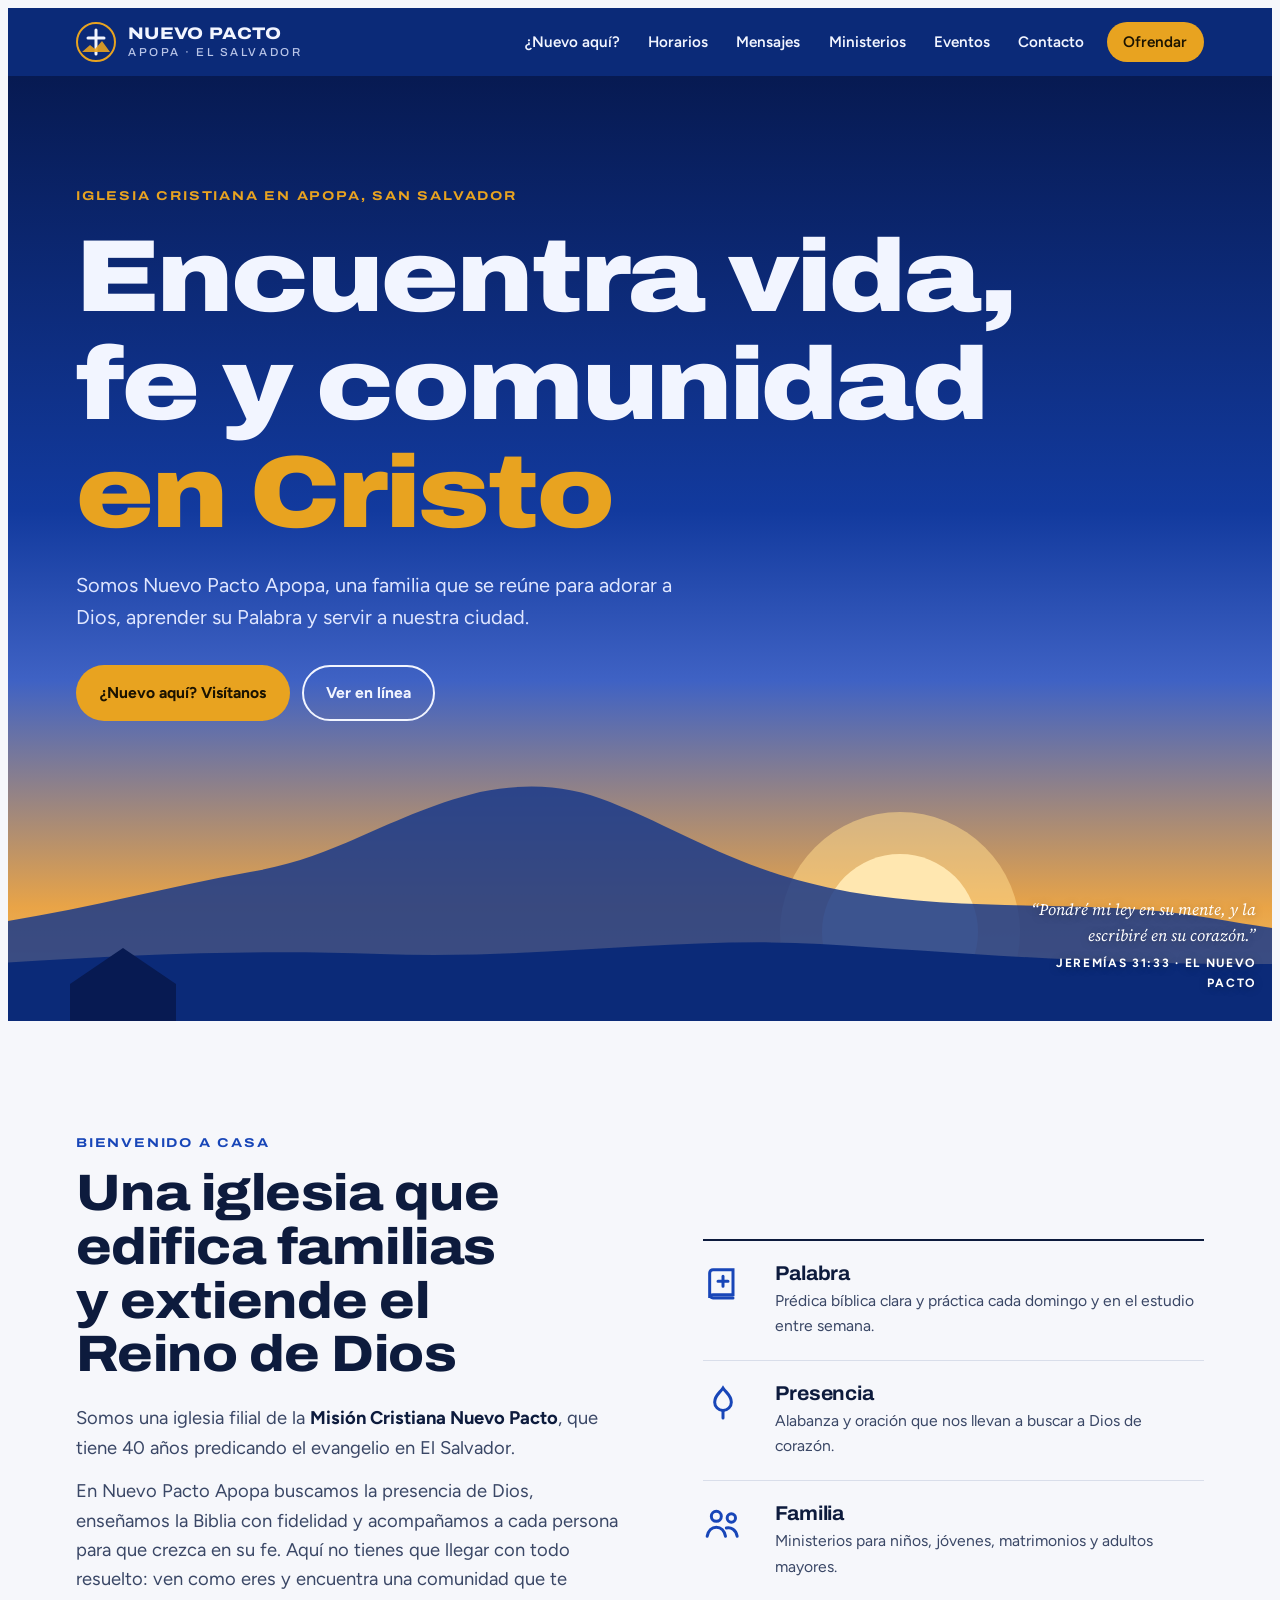
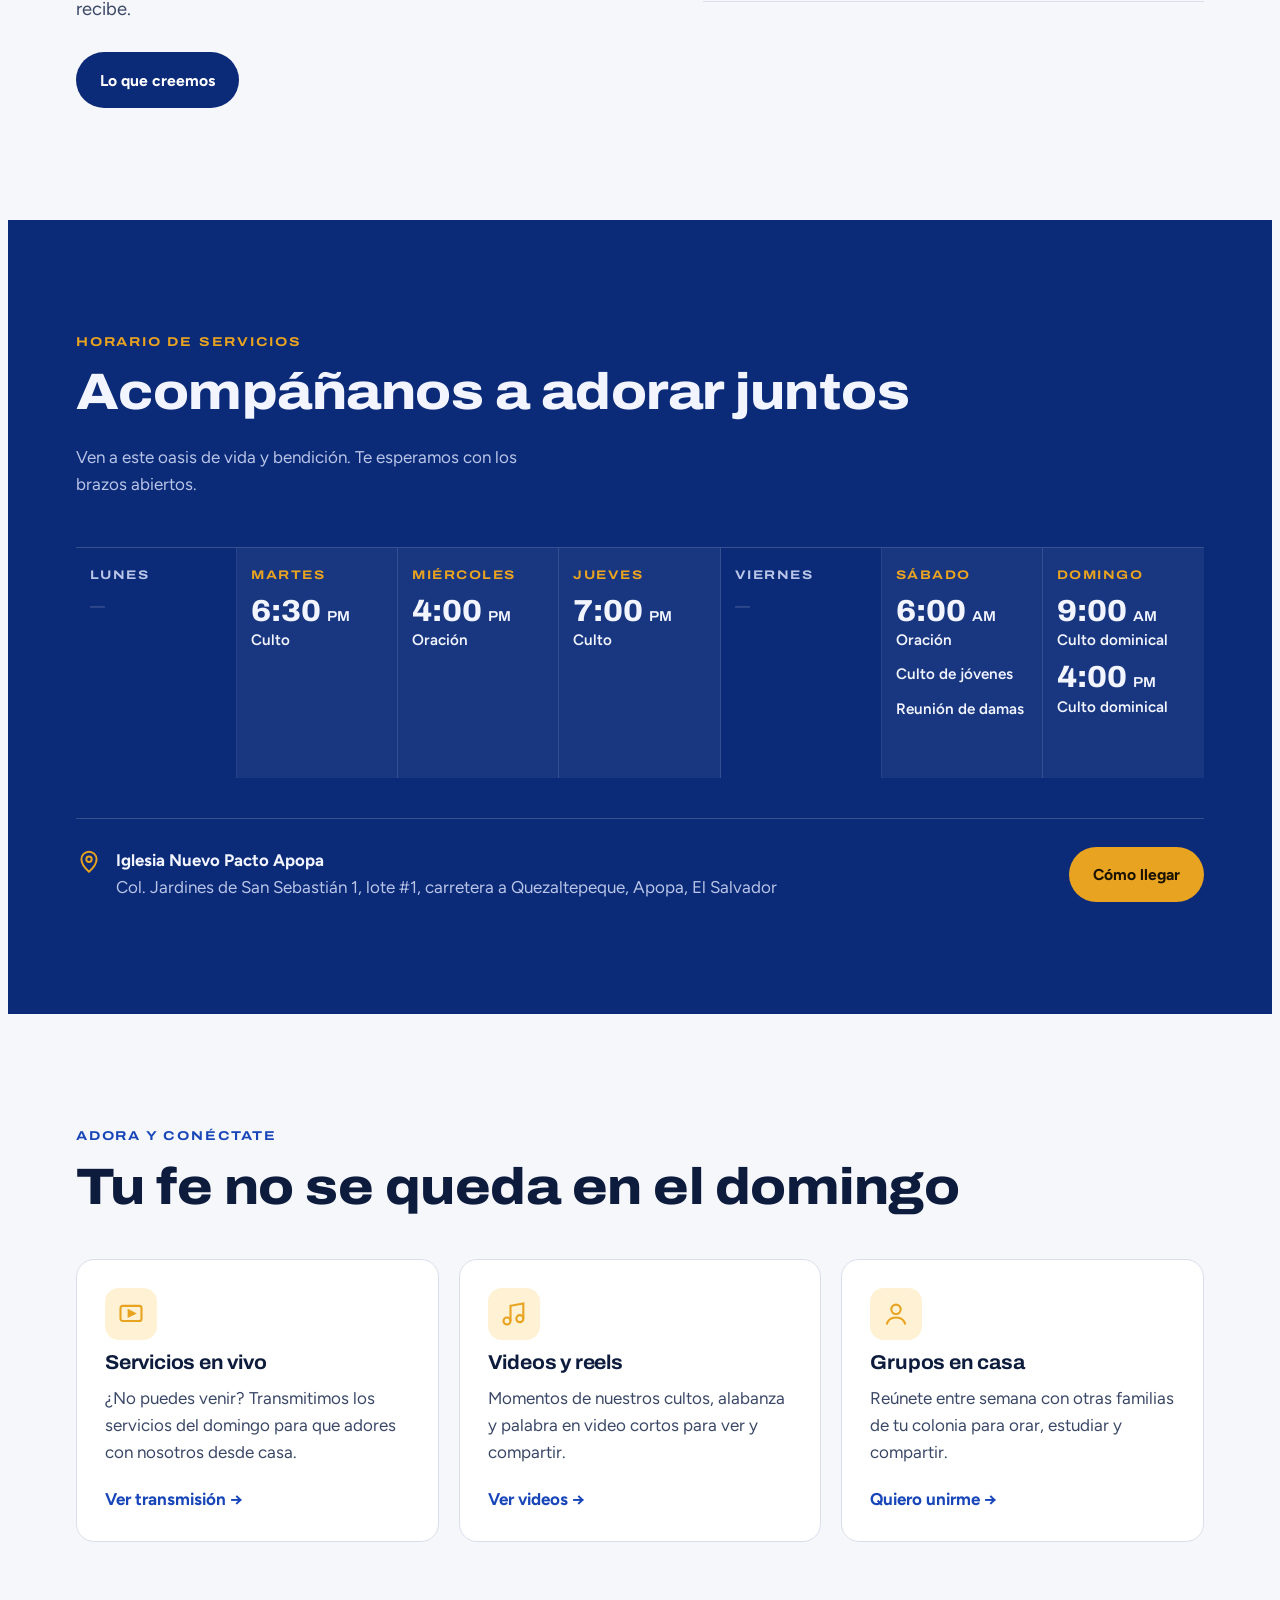
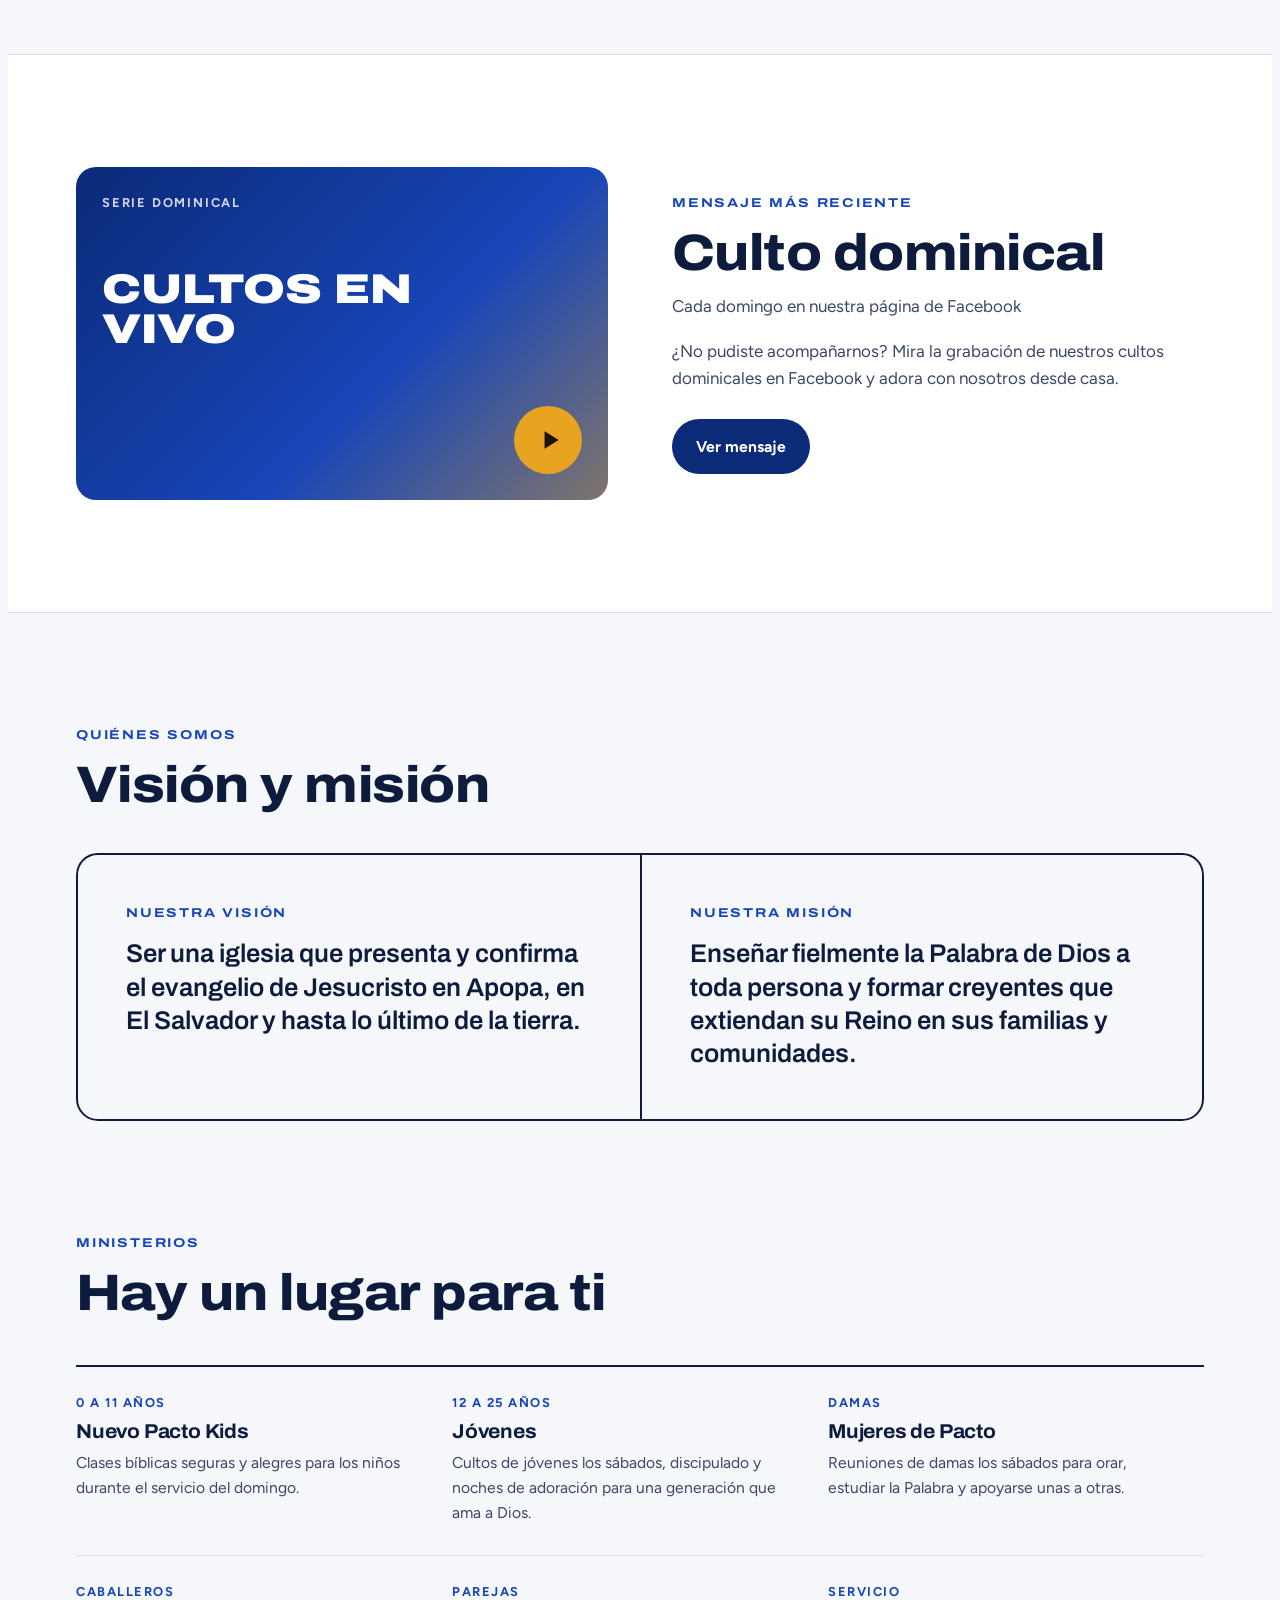
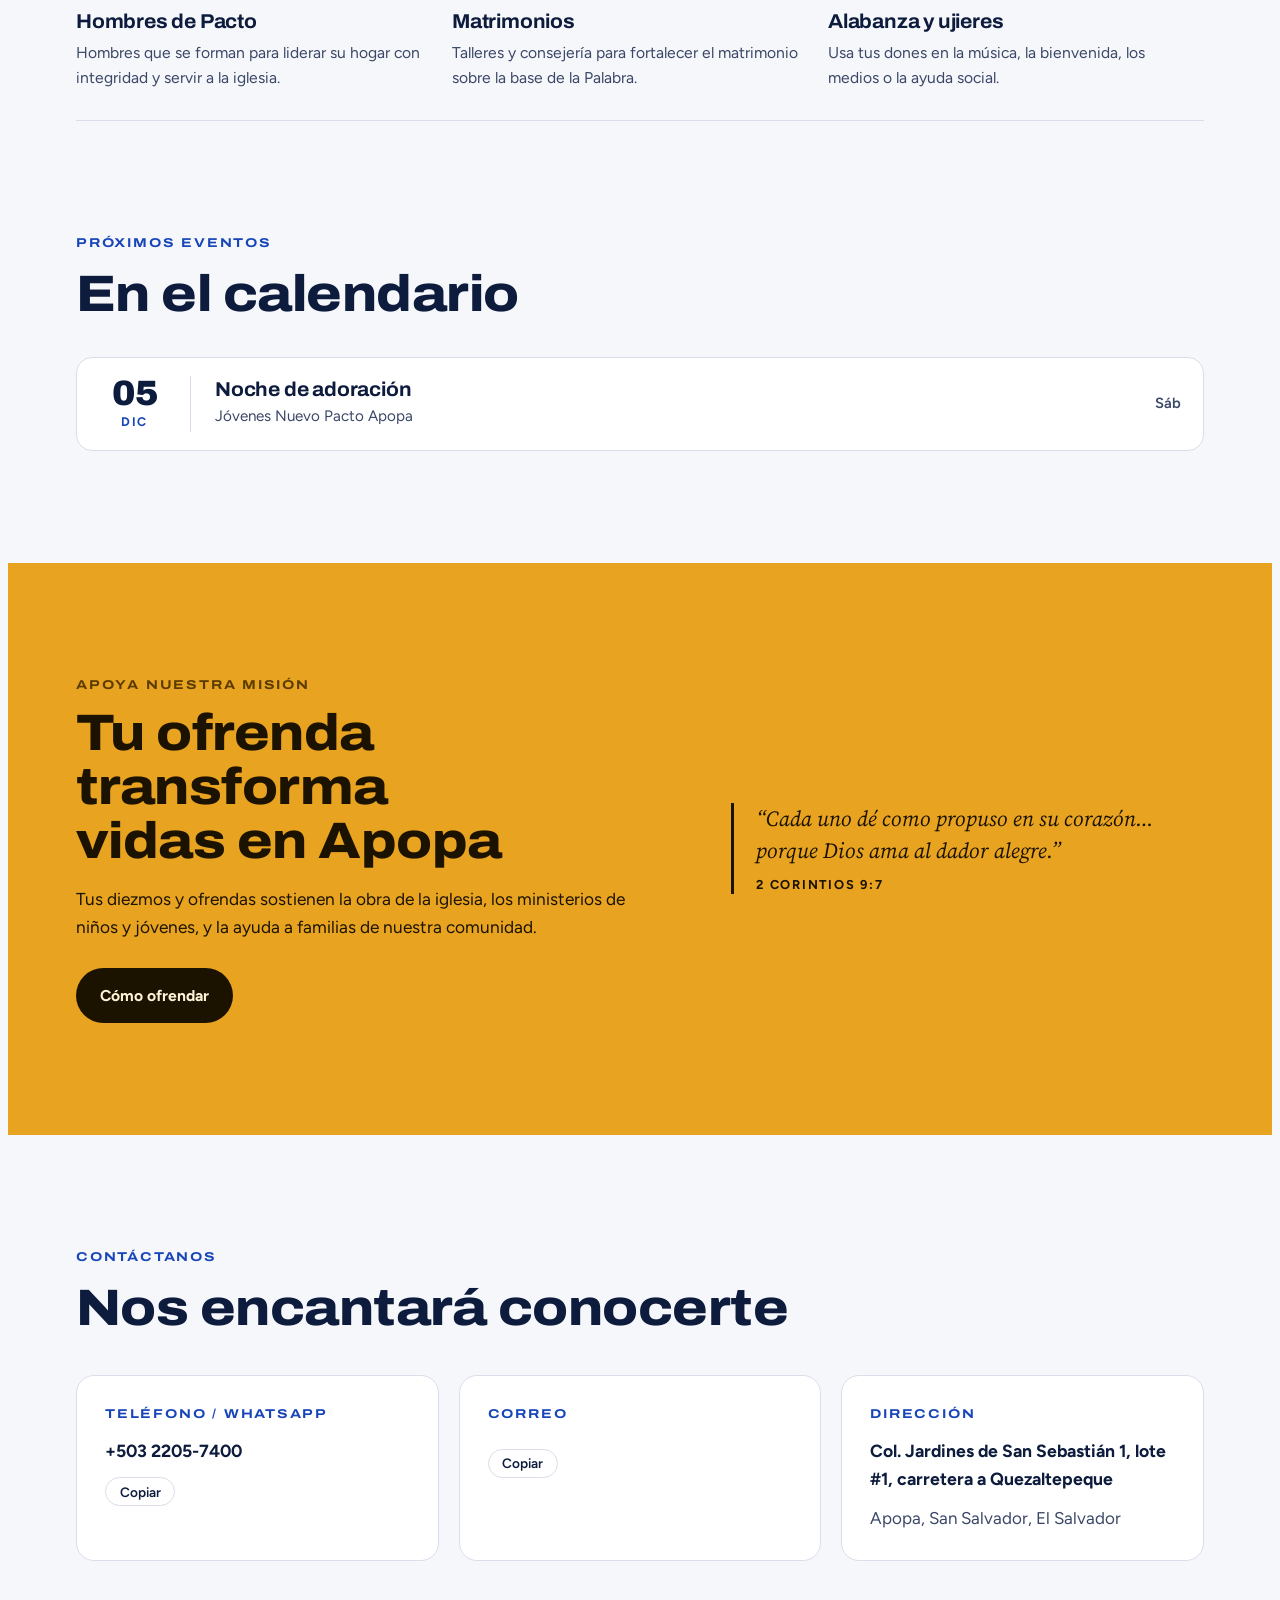
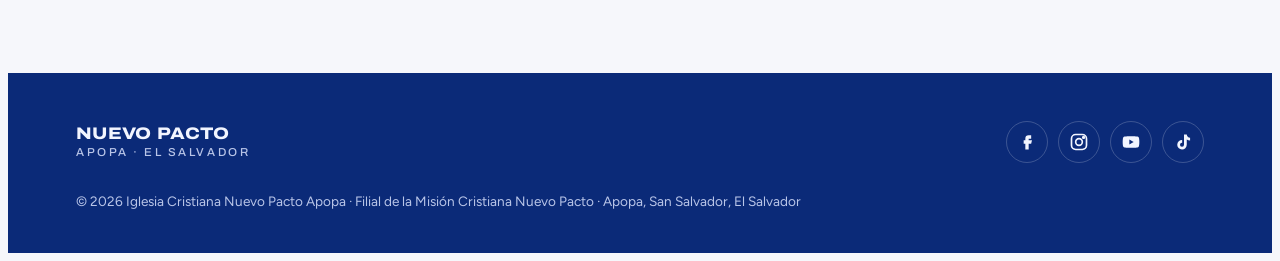
<file: index.html>
<title>Nuevo Pacto Apopa</title>
<meta name="claude:viewport-fit-sides" content="cover">
<meta name="description" content="Iglesia Cristiana Nuevo Pacto Apopa, El Salvador. Horarios de servicio, mensajes, ministerios y cómo visitarnos.">
<link rel="preconnect" href="https://fonts.googleapis.com">
<link rel="preconnect" href="https://fonts.gstatic.com" crossorigin>
<link rel="stylesheet" href="https://fonts.googleapis.com/css2?family=Archivo:wdth,wght@62..125,400..900&family=Figtree:wght@400;500;600;700&family=Source+Serif+4:ital,opsz,wght@1,8..60,400;1,8..60,500&display=swap">
<style id="site-css">
/* Layout: portada con carrusel de fotos sobre amanecer y volcán; bandas alternas claras/azul profundo; horarios como semana; panel de administración en #admin. */
:root {
  --ink: #0d1b3d; --ink-soft: #3a4766; --paper: #f6f7fb; --surface: #ffffff; --line: #d9deea;
  --blue: #1846b8; --blue-deep: #0b2a78; --gold: #e8a320; --gold-soft: #fff1d3;
  --on-deep: #f2f5ff; --on-deep-soft: #b9c5e8; --danger: #b3261e; --ok: #1d7a46;
  --display: "Archivo", "Arial Narrow", system-ui, sans-serif;
  --body: "Figtree", system-ui, -apple-system, "Segoe UI", sans-serif;
  --verse: "Source Serif 4", Georgia, "Times New Roman", serif;
  --gut-l: max(16px, env(safe-area-inset-left, 0px));
  --gut-r: max(16px, env(safe-area-inset-right, 0px));
}
@media (prefers-color-scheme: dark) {
  :root:not([data-theme="light"]) {
    --ink: #e8ecf8; --ink-soft: #a9b4d0; --paper: #0a1128; --surface: #111a38; --line: #243056;
    --blue: #7ea2ff; --blue-deep: #061646; --gold: #f2b542; --gold-soft: #2a2210;
    --on-deep: #f2f5ff; --on-deep-soft: #a9b8e6; --danger: #ff8a80; --ok: #6fd69a; color-scheme: dark;
  }
}
:root[data-theme="dark"] {
  --ink: #e8ecf8; --ink-soft: #a9b4d0; --paper: #0a1128; --surface: #111a38; --line: #243056;
  --blue: #7ea2ff; --blue-deep: #061646; --gold: #f2b542; --gold-soft: #2a2210;
  --on-deep: #f2f5ff; --on-deep-soft: #a9b8e6; --danger: #ff8a80; --ok: #6fd69a; color-scheme: dark;
}
* { box-sizing: border-box; }
html { scroll-behavior: smooth; }
@media (prefers-reduced-motion: reduce) { html { scroll-behavior: auto; } *, *::before, *::after { animation: none !important; transition: none !important; } }
body { background: var(--paper); color: var(--ink); font-family: var(--body); font-size: 17px; line-height: 1.6; }
body::before { content: ""; position: fixed; inset: 0 0 auto; height: env(safe-area-inset-top, 0px); z-index: 60; background: var(--blue-deep); }
a { color: inherit; }
:focus-visible { outline: 3px solid var(--gold); outline-offset: 3px; border-radius: 4px; }
.wrap { max-width: 1160px; margin: 0 auto; padding-left: var(--gut-l); padding-right: var(--gut-r); }
h1, h2, h3 { font-family: var(--display); line-height: 1.05; margin: 0; text-wrap: balance; letter-spacing: -0.01em; }
h2 { font-size: clamp(2rem, 4.4vw, 3.2rem); font-weight: 800; font-stretch: 112%; }
h3 { font-size: 1.25rem; font-weight: 700; font-stretch: 105%; }
p { margin: 0; }
.eyebrow { font-family: var(--display); font-size: .8rem; font-weight: 700; font-stretch: 120%; letter-spacing: .14em; text-transform: uppercase; color: var(--blue); }
.sec-title { margin-top: 14px; }
section { padding-block: clamp(64px, 9vw, 112px); }
.btn { display: inline-flex; align-items: center; justify-content: center; gap: .5em; padding: .85em 1.4em; border-radius: 999px; font-weight: 700; font-size: .98rem; text-decoration: none; border: 2px solid transparent; transition: transform .15s ease, background .15s ease; cursor: pointer; font-family: var(--body); }
.btn:hover { transform: translateY(-2px); }
.btn:disabled { opacity: .5; cursor: default; transform: none; }
.btn-gold { background: var(--gold); color: #1b1300; }
.btn-ghost { border-color: currentColor; color: var(--on-deep); background: transparent; }
.btn-blue { background: var(--blue-deep); color: #fff; }
.btn-line { border-color: var(--line); color: var(--ink); background: transparent; }
:root[data-theme="dark"] .btn-blue { background: var(--blue); color: #061646; }
@media (prefers-color-scheme: dark) { :root:not([data-theme="light"]) .btn-blue { background: var(--blue); color: #061646; } }

/* Encabezado */
header.top { position: sticky; top: env(safe-area-inset-top, 0px); z-index: 50; background: var(--blue-deep); color: var(--on-deep); }
.nav { display: flex; align-items: center; justify-content: space-between; gap: 16px; min-height: 68px; }
.brand { display: flex; align-items: center; gap: 12px; text-decoration: none; color: var(--on-deep); }
.brand-mark { width: 40px; height: 40px; flex: none; }
.brand-name { font-family: var(--display); font-weight: 800; font-stretch: 118%; font-size: 1.05rem; line-height: 1; letter-spacing: .02em; text-transform: uppercase; }
.brand-name small { display: block; font-weight: 500; font-stretch: 100%; font-size: .72rem; letter-spacing: .22em; color: var(--on-deep-soft); margin-top: 4px; }
.menu { display: flex; align-items: center; gap: 4px; list-style: none; margin: 0; padding: 0; }
.menu a { display: block; padding: .5em .8em; text-decoration: none; font-weight: 600; font-size: .95rem; border-radius: 8px; }
.menu a:hover { background: rgba(255,255,255,.08); }
.menu .give { background: var(--gold); color: #1b1300; border-radius: 999px; padding: .5em 1.1em; margin-left: 6px; }
.menu-btn { display: none; background: none; border: 2px solid rgba(255,255,255,.3); color: var(--on-deep); border-radius: 10px; padding: 8px 12px; font: 600 .9rem var(--body); cursor: pointer; }
@media (max-width: 880px) {
  .menu-btn { display: block; }
  .menu { position: absolute; left: 0; right: 0; top: 100%; flex-direction: column; align-items: stretch; gap: 0; background: var(--blue-deep); padding: 8px var(--gut-r) 20px var(--gut-l); border-top: 1px solid rgba(255,255,255,.1); }
  .menu a { padding: .9em .4em; font-size: 1.05rem; }
  .menu .give { margin: 10px 0 0; text-align: center; }
  .menu:not(.open) { display: none; }
}

/* Portada con carrusel */
.hero { position: relative; overflow: hidden; color: var(--on-deep); background: linear-gradient(180deg, #071a52 0%, #123a9e 46%, #3f62c4 64%, #e9a447 88%, #f7c66c 100%); padding-block: 0; }
.slides { position: absolute; inset: 0; z-index: 0; }
.slide { position: absolute; inset: 0; background-size: cover; background-position: center; opacity: 0; transition: opacity 1.4s ease; transform: scale(1.06); }
.slide.on { opacity: 1; animation: drift 9s ease-out both; }
@keyframes drift { from { transform: scale(1.06); } to { transform: scale(1); } }
.hero.has-photos .slides::after { content: ""; position: absolute; inset: 0; background: linear-gradient(90deg, rgba(5,16,52,.88) 0%, rgba(8,28,90,.62) 50%, rgba(8,28,90,.25) 100%), linear-gradient(0deg, rgba(5,16,52,.75) 0%, transparent 45%); }
.hero.has-photos svg.scene { opacity: .0; }
.hero-inner { position: relative; z-index: 2; padding-top: clamp(56px, 9vw, 110px); padding-bottom: clamp(200px, 26vw, 300px); max-width: 1160px; margin: 0 auto; padding-left: var(--gut-l); padding-right: var(--gut-r); }
.hero .eyebrow { color: var(--gold); }
.hero h1 { font-size: clamp(2.7rem, 8.2vw, 6.4rem); font-weight: 900; font-stretch: 116%; letter-spacing: -0.02em; margin-top: 18px; max-width: 13ch; }
.hero h1 em { font-style: normal; color: var(--gold); }
.hero-sub { font-size: clamp(1.05rem, 1.6vw, 1.25rem); max-width: 46ch; margin-top: 22px; color: #dfe6ff; }
.hero-cta { display: flex; flex-wrap: wrap; gap: 12px; margin-top: 32px; }
.hero svg.scene { position: absolute; left: 0; right: 0; bottom: -1px; width: 100%; height: clamp(180px, 24vw, 300px); z-index: 1; transition: opacity .6s; }
.sun { animation: rise 2.4s cubic-bezier(.2,.7,.2,1) both; }
@keyframes rise { from { transform: translateY(40px); } to { transform: translateY(0); } }
.hero-verse { position: absolute; z-index: 2; right: var(--gut-r); bottom: 28px; max-width: 30ch; text-align: right; font-family: var(--verse); font-style: italic; font-size: 1rem; color: #fff; text-shadow: 0 1px 8px rgba(0,0,0,.35); }
.hero-verse b { display: block; font-family: var(--body); font-style: normal; font-weight: 700; font-size: .75rem; letter-spacing: .14em; text-transform: uppercase; margin-top: 6px; }
.dots { position: absolute; z-index: 3; left: var(--gut-l); bottom: 28px; display: flex; gap: 8px; }
.dots button { width: 28px; height: 4px; border-radius: 2px; border: 0; padding: 0; background: rgba(255,255,255,.35); cursor: pointer; }
.dots button.on { background: var(--gold); }
@media (max-width: 640px) { .hero-verse { left: var(--gut-l); right: var(--gut-r); text-align: left; max-width: none; bottom: 18px; } .dots { bottom: auto; top: 18px; left: auto; right: var(--gut-r); } }

/* Bienvenida */
.welcome-grid { display: grid; grid-template-columns: 1.1fr 1fr; gap: clamp(32px, 6vw, 80px); align-items: center; }
.welcome-grid > * { min-width: 0; }
.welcome p.lead { font-size: 1.15rem; color: var(--ink-soft); margin-top: 22px; max-width: 58ch; }
.welcome p.lead + p.lead { margin-top: 14px; }
.welcome p.lead strong { color: var(--ink); }
.welcome .btn { margin-top: 28px; }
.pillars { display: grid; border-top: 2px solid var(--ink); }
.pillar { display: grid; grid-template-columns: 56px 1fr; gap: 16px; padding: 22px 0; border-bottom: 1px solid var(--line); }
.pillar svg { width: 40px; height: 40px; color: var(--blue); }
.pillar p { color: var(--ink-soft); margin-top: 4px; font-size: .98rem; }
@media (max-width: 820px) { .welcome-grid { grid-template-columns: 1fr; } }

/* Horarios */
.schedule { background: var(--blue-deep); color: var(--on-deep); }
.schedule .eyebrow { color: var(--gold); }
.schedule-head { display: flex; flex-wrap: wrap; justify-content: space-between; align-items: end; gap: 24px; }
.schedule-head p { color: var(--on-deep-soft); max-width: 44ch; }
.week { display: grid; grid-template-columns: repeat(7, minmax(0, 1fr)); margin-top: 48px; border-top: 1px solid rgba(255,255,255,.18); }
.day { padding: 18px 14px 26px; border-right: 1px solid rgba(255,255,255,.12); min-height: 230px; display: flex; flex-direction: column; gap: 10px; }
.day:last-child { border-right: 0; }
.day .dname { font-family: var(--display); font-weight: 700; font-stretch: 120%; letter-spacing: .12em; font-size: .78rem; text-transform: uppercase; color: var(--on-deep-soft); }
.day.on { background: rgba(255,255,255,.06); }
.day.on .dname { color: var(--gold); }
.slot { display: flex; flex-direction: column; gap: 2px; }
.slot .time { font-family: var(--display); font-weight: 800; font-stretch: 105%; font-size: 1.9rem; line-height: 1; font-variant-numeric: tabular-nums; }
.slot .time small { font-size: .9rem; font-weight: 600; }
.slot .what { font-size: .95rem; font-weight: 600; }
.day .rest { color: rgba(255,255,255,.28); font-size: .85rem; }
.schedule-foot { display: flex; flex-wrap: wrap; gap: 16px 32px; align-items: center; justify-content: space-between; margin-top: 40px; padding-top: 28px; border-top: 1px solid rgba(255,255,255,.18); }
.addr { display: flex; gap: 14px; align-items: flex-start; }
.addr svg { width: 26px; height: 26px; flex: none; color: var(--gold); margin-top: 2px; }
.addr strong { display: block; font-size: 1.05rem; }
.addr span { color: var(--on-deep-soft); }
@media (max-width: 900px) {
  .week { grid-template-columns: 1fr; }
  .day { min-height: 0; flex-direction: row; flex-wrap: wrap; align-items: baseline; gap: 10px 24px; border-right: 0; border-bottom: 1px solid rgba(255,255,255,.12); padding: 16px 4px; }
  .day:not(.on) { display: none; }
  .day .dname { width: 100%; }
  .day.on { background: transparent; }
}

/* Tarjetas */
.connect-grid { display: grid; grid-template-columns: repeat(3, minmax(0, 1fr)); gap: 20px; margin-top: 44px; }
.card { background: var(--surface); border: 1px solid var(--line); border-radius: 18px; padding: 28px; display: flex; flex-direction: column; gap: 12px; min-width: 0; }
.card .ico { width: 52px; height: 52px; border-radius: 14px; background: var(--gold-soft); display: grid; place-items: center; color: var(--gold); }
.card .ico svg { width: 28px; height: 28px; }
.card p { color: var(--ink-soft); }
.card a.more { margin-top: auto; padding-top: 8px; font-weight: 700; color: var(--blue); text-decoration: none; }
.card a.more:hover { text-decoration: underline; }
@media (max-width: 860px) { .connect-grid { grid-template-columns: 1fr; } }

/* Galería */
.gallery { background: var(--surface); border-top: 1px solid var(--line); }
.gal-head { display: flex; flex-wrap: wrap; justify-content: space-between; align-items: end; gap: 20px; }
.gal-nav { display: flex; gap: 10px; }
.gal-nav button { width: 48px; height: 48px; border-radius: 50%; border: 2px solid var(--line); background: transparent; color: var(--ink); cursor: pointer; font-size: 1.2rem; }
.gal-nav button:hover { border-color: var(--blue); color: var(--blue); }
.track { display: flex; gap: 16px; overflow-x: auto; scroll-snap-type: x mandatory; margin-top: 36px; padding-bottom: 12px; scrollbar-width: thin; }
.track figure { margin: 0; flex: 0 0 min(78%, 520px); scroll-snap-align: start; }
.track img { width: 100%; aspect-ratio: 4/3; object-fit: cover; border-radius: 16px; display: block; background: var(--line); }
.track figcaption { font-size: .9rem; color: var(--ink-soft); margin-top: 8px; }

/* Mensaje */
.message { background: var(--surface); border-block: 1px solid var(--line); }
.msg-grid { display: grid; grid-template-columns: 1fr 1fr; gap: clamp(28px, 5vw, 64px); align-items: center; }
.msg-grid > * { min-width: 0; }
.player { position: relative; aspect-ratio: 16/10; max-width: 100%; border-radius: 20px; overflow: hidden; background: linear-gradient(135deg, #0b2a78, #1846b8 60%, #e8a320 140%); color: #fff; display: flex; flex-direction: column; justify-content: space-between; padding: 26px; text-decoration: none; }
.player .series { font-family: var(--display); font-weight: 900; font-stretch: 125%; font-size: clamp(1.6rem, 3.6vw, 2.6rem); line-height: .95; text-transform: uppercase; max-width: 12ch; }
.player .play { width: 68px; height: 68px; border-radius: 50%; background: #e8a320; color: #1b1300; display: grid; place-items: center; align-self: flex-end; }
.player .play svg { width: 26px; height: 26px; margin-left: 4px; }
.player .tag { font-size: .8rem; font-weight: 700; letter-spacing: .14em; text-transform: uppercase; opacity: .8; }
.msg-meta { color: var(--ink-soft); margin-top: 12px; }
.msg-text { margin-top: 18px; color: var(--ink-soft); max-width: 56ch; }
.msg-actions { display: flex; flex-wrap: wrap; gap: 12px; margin-top: 26px; }
@media (max-width: 820px) { .msg-grid { grid-template-columns: 1fr; } }

/* Visión */
.vm { display: grid; grid-template-columns: 1fr 1fr; border: 2px solid var(--ink); border-radius: 22px; overflow: hidden; margin-top: 40px; }
.vm > div { padding: clamp(28px, 4vw, 48px); }
.vm > div + div { border-left: 2px solid var(--ink); }
.vm .eyebrow { margin-bottom: 14px; display: block; }
.vm p { font-family: var(--display); font-weight: 600; font-size: clamp(1.25rem, 2.1vw, 1.6rem); line-height: 1.3; }
@media (max-width: 760px) { .vm { grid-template-columns: 1fr; } .vm > div + div { border-left: 0; border-top: 2px solid var(--ink); } }

/* Ministerios */
.min-list { display: grid; grid-template-columns: repeat(3, minmax(0, 1fr)); margin-top: 44px; border-top: 2px solid var(--ink); }
.min { padding: 26px 24px 30px 0; border-bottom: 1px solid var(--line); display: flex; flex-direction: column; gap: 8px; }
.min .who { font-size: .8rem; font-weight: 700; letter-spacing: .12em; text-transform: uppercase; color: var(--blue); }
.min p { color: var(--ink-soft); font-size: .98rem; }
@media (max-width: 860px) { .min-list { grid-template-columns: 1fr 1fr; } }
@media (max-width: 560px) { .min-list { grid-template-columns: 1fr; } }

/* Eventos */
.ev-list { margin-top: 36px; display: grid; gap: 14px; }
.ev { display: grid; grid-template-columns: 92px 1fr auto; gap: 24px; align-items: center; background: var(--surface); border: 1px solid var(--line); border-radius: 16px; padding: 18px 22px; }
.ev > * { min-width: 0; }
.ev .date { text-align: center; border-right: 1px solid var(--line); padding-right: 20px; }
.ev .date b { display: block; font-family: var(--display); font-weight: 900; font-size: 2.2rem; line-height: 1; font-variant-numeric: tabular-nums; }
.ev .date span { font-size: .78rem; font-weight: 700; letter-spacing: .14em; text-transform: uppercase; color: var(--blue); }
.ev p { color: var(--ink-soft); font-size: .95rem; margin-top: 4px; }
.ev .when { font-weight: 600; color: var(--ink-soft); font-size: .92rem; white-space: nowrap; font-variant-numeric: tabular-nums; }
.empty { color: var(--ink-soft); padding: 28px; border: 1px dashed var(--line); border-radius: 16px; }
@media (max-width: 640px) { .ev { grid-template-columns: 72px 1fr; } .ev .when { grid-column: 2; white-space: normal; } .ev .date { padding-right: 14px; } }

/* Ofrendar */
.give-band { background: #e8a320; color: #1b1300; }
.give-grid { display: grid; grid-template-columns: 1.3fr 1fr; gap: 40px; align-items: center; }
.give-grid > * { min-width: 0; }
.give-band .eyebrow { color: #5a3b00; }
.give-band h2 { margin-top: 12px; }
.give-band p.lead { margin-top: 18px; max-width: 52ch; font-size: 1.08rem; }
.give-verse { font-family: var(--verse); font-style: italic; font-size: 1.35rem; line-height: 1.45; border-left: 3px solid #1b1300; padding-left: 22px; }
.give-verse b { display: block; font-family: var(--body); font-style: normal; font-size: .8rem; letter-spacing: .14em; text-transform: uppercase; margin-top: 10px; }
.give-band .btn { margin-top: 26px; background: #1b1300; color: #fff3d6; }
@media (max-width: 820px) { .give-grid { grid-template-columns: 1fr; } }

/* Contacto */
.contact-grid { display: grid; grid-template-columns: repeat(3, minmax(0, 1fr)); gap: 20px; margin-top: 40px; }
.contact-grid strong { font-size: 1.1rem; word-break: break-word; }
.copy { align-self: flex-start; background: transparent; border: 1px solid var(--line); color: var(--ink); border-radius: 999px; padding: .4em 1em; font: 600 .85rem var(--body); cursor: pointer; }
.copy:hover { border-color: var(--blue); color: var(--blue); }
@media (max-width: 860px) { .contact-grid { grid-template-columns: 1fr; } }
footer { background: var(--blue-deep); color: var(--on-deep-soft); padding-block: 48px 40px; }
.foot { display: flex; flex-wrap: wrap; justify-content: space-between; gap: 24px; align-items: center; }
.social { display: flex; gap: 10px; }
.social a { width: 42px; height: 42px; border-radius: 50%; border: 1px solid rgba(255,255,255,.2); display: grid; place-items: center; color: var(--on-deep); }
.social a:hover { background: rgba(255,255,255,.1); }
.social svg { width: 20px; height: 20px; }
.foot-bottom { display: flex; flex-wrap: wrap; justify-content: space-between; gap: 12px; margin-top: 28px; font-size: .85rem; }
.foot-bottom a { color: var(--on-deep-soft); }

/* ---------- Panel de administración ---------- */
.admin { min-height: 100vh; background: var(--paper); }
.admin-top { position: sticky; top: env(safe-area-inset-top, 0px); z-index: 50; background: var(--blue-deep); color: var(--on-deep); }
.admin-top .wrap { display: flex; align-items: center; justify-content: space-between; gap: 12px; min-height: 64px; flex-wrap: wrap; padding-block: 8px; }
.admin-top h1 { font-size: 1.1rem; font-stretch: 115%; text-transform: uppercase; letter-spacing: .04em; }
.admin-top h1 small { display: block; font: 500 .78rem var(--body); letter-spacing: 0; text-transform: none; color: var(--on-deep-soft); margin-top: 2px; }
.admin-top .acts { display: flex; gap: 10px; align-items: center; flex-wrap: wrap; }
.admin-top .btn { padding: .6em 1.1em; font-size: .9rem; }
.status { font-size: .88rem; color: var(--on-deep-soft); }
.status.dirty { color: var(--gold); }
.admin-body { display: grid; grid-template-columns: 220px minmax(0, 1fr); gap: 32px; padding-block: 32px 80px; }
.admin-side { position: sticky; top: 96px; align-self: start; display: flex; flex-direction: column; gap: 4px; }
.admin-side a { text-decoration: none; padding: .6em .9em; border-radius: 10px; font-weight: 600; color: var(--ink-soft); }
.admin-side a:hover { background: var(--surface); color: var(--ink); }
.panel { background: var(--surface); border: 1px solid var(--line); border-radius: 18px; padding: clamp(20px, 3vw, 32px); display: grid; gap: 20px; scroll-margin-top: 90px; }
.panel + .panel { margin-top: 24px; }
.panel-head { display: flex; justify-content: space-between; align-items: start; gap: 16px; flex-wrap: wrap; }
.panel-head h2 { font-size: 1.6rem; }
.panel-head p { color: var(--ink-soft); font-size: .95rem; margin-top: 6px; max-width: 60ch; }
.fields { display: grid; grid-template-columns: repeat(2, minmax(0, 1fr)); gap: 16px; }
.field { display: grid; gap: 6px; min-width: 0; }
.field.full { grid-column: 1 / -1; }
.field label { font-size: .82rem; font-weight: 700; color: var(--ink-soft); }
.field input, .field textarea, .field select { width: 100%; font: 500 1rem var(--body); color: var(--ink); background: var(--paper); border: 1px solid var(--line); border-radius: 10px; padding: .65em .8em; }
.field textarea { min-height: 80px; resize: vertical; }
.field input:focus, .field textarea:focus, .field select:focus { outline: 2px solid var(--blue); outline-offset: 0; border-color: var(--blue); }
.row-list { display: grid; gap: 12px; }
.row { display: grid; gap: 12px; align-items: end; border: 1px solid var(--line); border-radius: 14px; padding: 14px; background: var(--paper); }
.row.sched { grid-template-columns: 160px 140px minmax(0, 1fr) auto; }
.row.event { grid-template-columns: 160px 140px minmax(0, 1fr) auto; }
.row.event .field.desc { grid-column: 1 / -2; }
.icon-btn { width: 42px; height: 42px; border-radius: 10px; border: 1px solid var(--line); background: var(--surface); color: var(--ink-soft); cursor: pointer; display: grid; place-items: center; font-size: 1rem; }
.icon-btn:hover { color: var(--danger); border-color: var(--danger); }
.icon-btn.plain:hover { color: var(--blue); border-color: var(--blue); }
.icon-btn:disabled { opacity: .35; cursor: default; }
.add { justify-self: start; }
.drop { border: 2px dashed var(--line); border-radius: 16px; padding: 28px; text-align: center; color: var(--ink-soft); display: grid; gap: 10px; justify-items: center; cursor: pointer; }
.drop.over { border-color: var(--blue); background: var(--gold-soft); }
.drop strong { color: var(--ink); font-size: 1.05rem; }
.photo-grid { display: grid; grid-template-columns: repeat(auto-fill, minmax(220px, 1fr)); gap: 16px; }
.photo { border: 1px solid var(--line); border-radius: 14px; overflow: hidden; background: var(--paper); display: grid; }
.photo img { width: 100%; aspect-ratio: 4/3; object-fit: cover; display: block; background: var(--line); }
.photo .pbody { padding: 12px; display: grid; gap: 10px; }
.photo .pbody input[type=text] { width: 100%; font: 500 .92rem var(--body); color: var(--ink); background: var(--surface); border: 1px solid var(--line); border-radius: 8px; padding: .5em .65em; }
.photo .ptools { display: flex; justify-content: space-between; align-items: center; gap: 8px; }
.photo .ptools .grp { display: flex; gap: 6px; }
.photo .ptools .icon-btn { width: 36px; height: 36px; }
.chk { display: flex; gap: 8px; align-items: center; font-size: .88rem; font-weight: 600; color: var(--ink-soft); cursor: pointer; }
.chk input { width: 18px; height: 18px; accent-color: var(--blue); }
.uploading { font-size: .9rem; color: var(--blue); font-weight: 600; }
.err { color: var(--danger); font-size: .9rem; font-weight: 600; }
.okmsg { color: var(--ok); font-weight: 700; }
.gate { max-width: 560px; margin: 12vh auto; text-align: center; display: grid; gap: 16px; justify-items: center; padding-left: var(--gut-l); padding-right: var(--gut-r); }
.gate h2 { font-size: 2rem; }
.gate p { color: var(--ink-soft); }
@media (max-width: 900px) {
  .admin-body { grid-template-columns: 1fr; }
  .admin-side { position: static; flex-direction: row; flex-wrap: wrap; }
  .row.sched, .row.event { grid-template-columns: 1fr 1fr; }
  .row.sched .field.name, .row.event .field.title { grid-column: 1 / -1; }
  .row.event .field.desc { grid-column: 1 / -1; }
  .row .icon-btn { justify-self: end; grid-column: 1 / -1; }
  .fields { grid-template-columns: 1fr; }
}
</style>

<template id="tpl">
<div id="site">
<header class="top">
  <div class="wrap nav">
    <a class="brand" href="#inicio" aria-label="Nuevo Pacto Apopa, inicio">
      <svg class="brand-mark" viewBox="0 0 40 40" aria-hidden="true">
        <circle cx="20" cy="20" r="19" fill="none" stroke="#e8a320" stroke-width="2"/>
        <path d="M20 8v24M12 16h16" stroke="#f2f5ff" stroke-width="3" stroke-linecap="round"/>
        <path d="M6 30 L14 23 L19 27 L26 19 L34 30Z" fill="#e8a320" opacity=".9"/>
      </svg>
      <span class="brand-name">Nuevo Pacto<small>Apopa · El Salvador</small></span>
    </a>
    <button class="menu-btn" id="menuBtn" aria-expanded="false" aria-controls="menu">Menú</button>
    <ul class="menu" id="menu">
      <li><a href="#nosotros">¿Nuevo aquí?</a></li>
      <li><a href="#horarios">Horarios</a></li>
      <li><a href="#mensajes">Mensajes</a></li>
      <li><a href="#ministerios">Ministerios</a></li>
      <li><a href="#eventos">Eventos</a></li>
      <li><a href="#contacto">Contacto</a></li>
      <li><a class="give" href="#ofrendar">Ofrendar</a></li>
    </ul>
  </div>
</header>

<main id="inicio">
  <section class="hero" id="hero" aria-labelledby="hero-title">
    <div class="slides" id="heroSlides" aria-hidden="true"></div>
    <div class="hero-inner">
      <span class="eyebrow">Iglesia cristiana en Apopa, San Salvador</span>
      <h1 id="hero-title">Encuentra vida, fe y comunidad <em>en Cristo</em></h1>
      <p class="hero-sub">Somos Nuevo Pacto Apopa, una familia que se reúne para adorar a Dios, aprender su Palabra y servir a nuestra ciudad.</p>
      <div class="hero-cta">
        <a class="btn btn-gold" href="#horarios">¿Nuevo aquí? Visítanos</a>
        <a class="btn btn-ghost" id="heroLive" href="#mensajes">Ver en línea</a>
      </div>
    </div>
    <svg class="scene" viewBox="0 0 1440 300" preserveAspectRatio="xMidYMax slice" aria-hidden="true">
      <circle class="sun" cx="980" cy="210" r="120" fill="#ffd98a" opacity=".55"/>
      <circle class="sun" cx="980" cy="210" r="78" fill="#ffe7b0"/>
      <path d="M0 300 L0 210 C120 200 220 170 330 150 C420 135 470 92 560 70 C610 60 650 64 690 80 C770 112 820 150 930 170 C1060 192 1180 176 1290 196 C1360 208 1410 214 1440 218 L1440 300Z" fill="#1b3a8a" opacity=".85"/>
      <path d="M0 300 L0 246 C160 236 300 226 460 232 C620 238 760 214 900 222 C1060 232 1240 248 1440 240 L1440 300Z" fill="#0b2a78"/>
      <g fill="#071a52"><rect x="200" y="238" width="6" height="62"/><rect x="190" y="252" width="26" height="4"/><path d="M150 300 V262 L203 226 L256 262 V300Z"/></g>
    </svg>
    <div class="dots" id="heroDots"></div>
    <p class="hero-verse">“Pondré mi ley en su mente, y la escribiré en su corazón.”<b>Jeremías 31:33 · el nuevo pacto</b></p>
  </section>

  <section class="welcome" id="nosotros" aria-labelledby="welcome-title">
    <div class="wrap welcome-grid">
      <div>
        <span class="eyebrow">Bienvenido a casa</span>
        <h2 id="welcome-title" class="sec-title">Una iglesia que edifica familias y extiende el Reino de Dios</h2>
        <p class="lead">Somos una iglesia filial de la <strong>Misión Cristiana Nuevo Pacto</strong>, que tiene 40 años predicando el evangelio en El Salvador.</p>
        <p class="lead">En Nuevo Pacto Apopa buscamos la presencia de Dios, enseñamos la Biblia con fidelidad y acompañamos a cada persona para que crezca en su fe. Aquí no tienes que llegar con todo resuelto: ven como eres y encuentra una comunidad que te recibe.</p>
        <a class="btn btn-blue" href="#vision">Lo que creemos</a>
      </div>
      <div class="pillars">
        <div class="pillar">
          <svg viewBox="0 0 24 24" fill="none" stroke="currentColor" stroke-width="1.8" stroke-linecap="round" aria-hidden="true"><path d="M4 19V6a2 2 0 0 1 2-2h12v15H6a2 2 0 0 0-2 2Zm0 0a2 2 0 0 0 2 2h12"/><path d="M12 8v6M9 11h6"/></svg>
          <div><h3>Palabra</h3><p>Prédica bíblica clara y práctica cada domingo y en el estudio entre semana.</p></div>
        </div>
        <div class="pillar">
          <svg viewBox="0 0 24 24" fill="none" stroke="currentColor" stroke-width="1.8" stroke-linecap="round" aria-hidden="true"><path d="M12 3c2 3 5 4.5 5 8.5a5 5 0 0 1-10 0C7 7.5 10 6 12 3Z"/><path d="M12 21v-4"/></svg>
          <div><h3>Presencia</h3><p>Alabanza y oración que nos llevan a buscar a Dios de corazón.</p></div>
        </div>
        <div class="pillar">
          <svg viewBox="0 0 24 24" fill="none" stroke="currentColor" stroke-width="1.8" stroke-linecap="round" aria-hidden="true"><circle cx="8" cy="8" r="3"/><circle cx="17" cy="9" r="2.5"/><path d="M2.5 20c.6-3.4 2.8-5.5 5.5-5.5s4.9 2.1 5.5 5.5M14 15c2.8-.6 5.8 1 6.5 5"/></svg>
          <div><h3>Familia</h3><p>Ministerios para niños, jóvenes, matrimonios y adultos mayores.</p></div>
        </div>
      </div>
    </div>
  </section>

  <section class="schedule" id="horarios" aria-labelledby="sched-title">
    <div class="wrap">
      <div class="schedule-head">
        <div><span class="eyebrow">Horario de servicios</span><h2 id="sched-title" class="sec-title">Acompáñanos a adorar juntos</h2></div>
        <p>Ven a este oasis de vida y bendición. Te esperamos con los brazos abiertos.</p>
      </div>
      <div class="week" id="weekGrid" role="list"></div>
      <div class="schedule-foot">
        <div class="addr">
          <svg viewBox="0 0 24 24" fill="none" stroke="currentColor" stroke-width="1.8" aria-hidden="true"><path d="M12 21s-7-6.2-7-11.5a7 7 0 0 1 14 0C19 14.8 12 21 12 21Z"/><circle cx="12" cy="9.5" r="2.5"/></svg>
          <div><strong>Iglesia Nuevo Pacto Apopa</strong><span id="schedAddr"></span></div>
        </div>
        <a class="btn btn-gold" id="mapsBtn" href="#">Cómo llegar</a>
      </div>
    </div>
  </section>

  <section aria-labelledby="connect-title">
    <div class="wrap">
      <span class="eyebrow">Adora y conéctate</span>
      <h2 id="connect-title" class="sec-title">Tu fe no se queda en el domingo</h2>
      <div class="connect-grid">
        <article class="card">
          <div class="ico"><svg viewBox="0 0 24 24" fill="none" stroke="currentColor" stroke-width="1.8" aria-hidden="true"><rect x="3" y="5" width="18" height="13" rx="2"/><path d="m10 9 5 2.5-5 2.5Z" fill="currentColor"/></svg></div>
          <h3>Servicios en vivo</h3>
          <p>¿No puedes venir? Transmitimos los servicios del domingo para que adores con nosotros desde casa.</p>
          <a class="more" id="liveLink" href="#">Ver transmisión →</a>
        </article>
        <article class="card">
          <div class="ico"><svg viewBox="0 0 24 24" fill="none" stroke="currentColor" stroke-width="1.8" aria-hidden="true"><path d="M9 18V5l11-2v13"/><circle cx="6" cy="18" r="3"/><circle cx="17" cy="16" r="3"/></svg></div>
          <h3>Videos y reels</h3>
          <p>Momentos de nuestros cultos, alabanza y palabra en video cortos para ver y compartir.</p>
          <a class="more" id="musicLink" href="#">Ver videos →</a>
        </article>
        <article class="card">
          <div class="ico"><svg viewBox="0 0 24 24" fill="none" stroke="currentColor" stroke-width="1.8" aria-hidden="true"><circle cx="12" cy="8" r="4"/><path d="M4 21c1-4 4.2-6 8-6s7 2 8 6"/></svg></div>
          <h3>Grupos en casa</h3>
          <p>Reúnete entre semana con otras familias de tu colonia para orar, estudiar y compartir.</p>
          <a class="more" href="#contacto">Quiero unirme →</a>
        </article>
      </div>
    </div>
  </section>

  <section class="gallery" id="galeria" aria-labelledby="gal-title" hidden>
    <div class="wrap">
      <div class="gal-head">
        <div><span class="eyebrow">Galería</span><h2 id="gal-title" class="sec-title">Así vivimos la fe juntos</h2></div>
        <div class="gal-nav"><button id="galPrev" aria-label="Fotos anteriores">←</button><button id="galNext" aria-label="Fotos siguientes">→</button></div>
      </div>
      <div class="track" id="galTrack"></div>
    </div>
  </section>

  <section class="message" id="mensajes" aria-labelledby="msg-title">
    <div class="wrap msg-grid">
      <a class="player" id="msgPlayer" href="#" aria-label="Ver el mensaje más reciente">
        <span class="tag">Serie dominical</span>
        <span class="series" id="msgSeries"></span>
        <span class="play"><svg viewBox="0 0 24 24" fill="currentColor" aria-hidden="true"><path d="M7 4v16l13-8Z"/></svg></span>
      </a>
      <div>
        <span class="eyebrow">Mensaje más reciente</span>
        <h2 id="msg-title" class="sec-title"></h2>
        <p class="msg-meta" id="msgMeta"></p>
        <p class="msg-text" id="msgText"></p>
        <div class="msg-actions"><a class="btn btn-blue" id="msgBtn" href="#">Ver mensaje</a></div>
      </div>
    </div>
  </section>

  <section id="vision" aria-labelledby="vm-title">
    <div class="wrap">
      <span class="eyebrow">Quiénes somos</span>
      <h2 id="vm-title" class="sec-title">Visión y misión</h2>
      <div class="vm">
        <div><span class="eyebrow">Nuestra visión</span><p>Ser una iglesia que presenta y confirma el evangelio de Jesucristo en Apopa, en El Salvador y hasta lo último de la tierra.</p></div>
        <div><span class="eyebrow">Nuestra misión</span><p>Enseñar fielmente la Palabra de Dios a toda persona y formar creyentes que extiendan su Reino en sus familias y comunidades.</p></div>
      </div>
    </div>
  </section>

  <section id="ministerios" aria-labelledby="min-title" style="padding-top:0">
    <div class="wrap">
      <span class="eyebrow">Ministerios</span>
      <h2 id="min-title" class="sec-title">Hay un lugar para ti</h2>
      <div class="min-list">
        <div class="min"><span class="who">0 a 11 años</span><h3>Nuevo Pacto Kids</h3><p>Clases bíblicas seguras y alegres para los niños durante el servicio del domingo.</p></div>
        <div class="min"><span class="who">12 a 25 años</span><h3>Jóvenes</h3><p>Cultos de jóvenes los sábados, discipulado y noches de adoración para una generación que ama a Dios.</p></div>
        <div class="min"><span class="who">Damas</span><h3>Mujeres de Pacto</h3><p>Reuniones de damas los sábados para orar, estudiar la Palabra y apoyarse unas a otras.</p></div>
        <div class="min"><span class="who">Caballeros</span><h3>Hombres de Pacto</h3><p>Hombres que se forman para liderar su hogar con integridad y servir a la iglesia.</p></div>
        <div class="min"><span class="who">Parejas</span><h3>Matrimonios</h3><p>Talleres y consejería para fortalecer el matrimonio sobre la base de la Palabra.</p></div>
        <div class="min"><span class="who">Servicio</span><h3>Alabanza y ujieres</h3><p>Usa tus dones en la música, la bienvenida, los medios o la ayuda social.</p></div>
      </div>
    </div>
  </section>

  <section id="eventos" aria-labelledby="ev-title" style="padding-top:0">
    <div class="wrap">
      <span class="eyebrow">Próximos eventos</span>
      <h2 id="ev-title" class="sec-title">En el calendario</h2>
      <div class="ev-list" id="evList"></div>
    </div>
  </section>

  <section class="give-band" id="ofrendar" aria-labelledby="give-title">
    <div class="wrap give-grid">
      <div>
        <span class="eyebrow">Apoya nuestra misión</span>
        <h2 id="give-title">Tu ofrenda transforma vidas en Apopa</h2>
        <p class="lead">Tus diezmos y ofrendas sostienen la obra de la iglesia, los ministerios de niños y jóvenes, y la ayuda a familias de nuestra comunidad.</p>
        <a class="btn" href="#contacto">Cómo ofrendar</a>
      </div>
      <p class="give-verse">“Cada uno dé como propuso en su corazón… porque Dios ama al dador alegre.”<b>2 Corintios 9:7</b></p>
    </div>
  </section>

  <section id="contacto" aria-labelledby="contact-title">
    <div class="wrap">
      <span class="eyebrow">Contáctanos</span>
      <h2 id="contact-title" class="sec-title">Nos encantará conocerte</h2>
      <div class="contact-grid">
        <div class="card"><span class="eyebrow">Teléfono / WhatsApp</span><strong id="cPhone"></strong><button class="copy" data-copy="cPhone">Copiar</button></div>
        <div class="card"><span class="eyebrow">Correo</span><strong id="cEmail"></strong><button class="copy" data-copy="cEmail">Copiar</button></div>
        <div class="card"><span class="eyebrow">Dirección</span><strong id="cAddr"></strong><p>Apopa, San Salvador, El Salvador</p></div>
      </div>
    </div>
  </section>
</main>

<footer>
  <div class="wrap">
    <div class="foot">
      <span class="brand-name" style="color:var(--on-deep)">Nuevo Pacto<small>Apopa · El Salvador</small></span>
      <nav class="social" aria-label="Redes sociales">
        <a id="sFacebook" href="#" aria-label="Facebook"><svg viewBox="0 0 24 24" fill="currentColor" aria-hidden="true"><path d="M14 8h3V4h-3a4 4 0 0 0-4 4v2H8v4h2v7h4v-7h3l1-4h-4V8.5c0-.3.2-.5.5-.5Z"/></svg></a>
        <a id="sInstagram" href="#" aria-label="Instagram"><svg viewBox="0 0 24 24" fill="none" stroke="currentColor" stroke-width="2" aria-hidden="true"><rect x="3" y="3" width="18" height="18" rx="5"/><circle cx="12" cy="12" r="4"/><circle cx="17.5" cy="6.5" r="1" fill="currentColor"/></svg></a>
        <a id="sYoutube" href="#" aria-label="YouTube"><svg viewBox="0 0 24 24" fill="currentColor" aria-hidden="true"><path d="M21.6 7.2a2.5 2.5 0 0 0-1.8-1.8C18.2 5 12 5 12 5s-6.2 0-7.8.4A2.5 2.5 0 0 0 2.4 7.2 26 26 0 0 0 2 12a26 26 0 0 0 .4 4.8 2.5 2.5 0 0 0 1.8 1.8C5.8 19 12 19 12 19s6.2 0 7.8-.4a2.5 2.5 0 0 0 1.8-1.8A26 26 0 0 0 22 12a26 26 0 0 0-.4-4.8ZM10 15V9l5.2 3Z"/></svg></a>
        <a id="sTiktok" href="#" aria-label="TikTok"><svg viewBox="0 0 24 24" fill="currentColor" aria-hidden="true"><path d="M16.5 3c.3 2.2 1.7 3.7 4 3.9v3.3a7.4 7.4 0 0 1-4-1.3v6.4A5.7 5.7 0 1 1 11 9.6v3.4a2.4 2.4 0 1 0 2.2 2.4V3Z"/></svg></a>
      </nav>
    </div>
    <div class="foot-bottom">
      <span>© 2026 Iglesia Cristiana Nuevo Pacto Apopa · Filial de la Misión Cristiana Nuevo Pacto · Apopa, San Salvador, El Salvador</span>
      <a href="#admin" id="adminLink" hidden>Administrar sitio</a>
    </div>
  </div>
</footer>
</div>

<div id="admin" class="admin" hidden>
  <div class="admin-top">
    <div class="wrap">
      <h1>Panel de administración<small>Nuevo Pacto Apopa</small></h1>
      <div class="acts">
        <span class="status" id="aStatus">Sin cambios</span>
        <a class="btn btn-ghost" href="#inicio">Ver sitio</a>
        <button class="btn btn-gold" id="aSave" disabled>Guardar y publicar</button>
      </div>
    </div>
  </div>
  <div id="aGate" class="gate" hidden>
    <h2>Solo administradores</h2>
    <p id="aGateMsg">Para editar el sitio necesitas permiso de edición. Pide al dueño del sitio que te comparta la página como Editor.</p>
    <a class="btn btn-blue" href="#inicio">Volver al sitio</a>
  </div>
  <div id="aMain" class="wrap admin-body" hidden>
    <nav class="admin-side" aria-label="Secciones del panel">
      <a href="#admin" data-jump="pFotos">Fotos</a>
      <a href="#admin" data-jump="pEventos">Eventos</a>
      <a href="#admin" data-jump="pContacto">Contacto y redes</a>
      <a href="#admin" data-jump="pHorarios">Horarios</a>
      <a href="#admin" data-jump="pMensaje">Mensaje reciente</a>
    </nav>
    <div>
      <p id="aNotice" class="okmsg" hidden></p>

      <div class="panel" id="pFotos">
        <div class="panel-head">
          <div><h2>Fotos</h2><p>Las fotos marcadas “En portada” pasan detrás del título principal. Todas aparecen en la galería. Usa las flechas para cambiar el orden.</p></div>
        </div>
        <label class="drop" id="aDrop" for="aFile">
          <strong>Subir fotos</strong>
          <span>Arrastra imágenes aquí o haz clic para elegirlas (JPG, PNG o WEBP)</span>
          <input type="file" id="aFile" accept="image/jpeg,image/png,image/webp" multiple hidden>
        </label>
        <p class="uploading" id="aUpMsg" hidden></p>
        <div class="photo-grid" id="aPhotos"></div>
      </div>

      <div class="panel" id="pEventos">
        <div class="panel-head"><div><h2>Eventos</h2><p>Los eventos con fecha pasada se ocultan solos en el sitio.</p></div></div>
        <div class="row-list" id="aEvents"></div>
        <button class="btn btn-line add" id="aAddEvent">+ Agregar evento</button>
      </div>

      <div class="panel" id="pContacto">
        <div class="panel-head"><div><h2>Contacto y redes</h2><p>Aparece en la sección de contacto, en los horarios y en el pie de página.</p></div></div>
        <div class="fields">
          <div class="field"><label for="fPhone">Teléfono / WhatsApp</label><input id="fPhone" data-k="contact.phone"></div>
          <div class="field"><label for="fEmail">Correo</label><input id="fEmail" type="email" data-k="contact.email"></div>
          <div class="field full"><label for="fAddr">Dirección</label><input id="fAddr" data-k="contact.address"></div>
          <div class="field full"><label for="fMaps">Enlace de Google Maps</label><input id="fMaps" type="url" data-k="contact.maps"></div>
          <div class="field"><label for="fFb">Facebook</label><input id="fFb" type="url" data-k="social.facebook"></div>
          <div class="field"><label for="fIg">Instagram</label><input id="fIg" type="url" data-k="social.instagram"></div>
          <div class="field"><label for="fYt">YouTube</label><input id="fYt" type="url" data-k="social.youtube"></div>
          <div class="field"><label for="fTt">TikTok</label><input id="fTt" type="url" data-k="social.tiktok"></div>
          <div class="field"><label for="fLive">Enlace de transmisión en vivo</label><input id="fLive" type="url" data-k="social.live"></div>
          <div class="field"><label for="fMusic">Enlace de música</label><input id="fMusic" type="url" data-k="social.music"></div>
        </div>
      </div>

      <div class="panel" id="pHorarios">
        <div class="panel-head"><div><h2>Horarios</h2><p>Escribe la hora como “7:00 PM”.</p></div></div>
        <div class="row-list" id="aSched"></div>
        <button class="btn btn-line add" id="aAddSched">+ Agregar servicio</button>
      </div>

      <div class="panel" id="pMensaje">
        <div class="panel-head"><div><h2>Mensaje reciente</h2></div></div>
        <div class="fields">
          <div class="field full"><label for="fMTitle">Título del mensaje</label><input id="fMTitle" data-k="message.title"></div>
          <div class="field"><label for="fMSeries">Serie</label><input id="fMSeries" data-k="message.series"></div>
          <div class="field"><label for="fMMeta">Detalle (parte, predicador)</label><input id="fMMeta" data-k="message.meta"></div>
          <div class="field full"><label for="fMText">Resumen</label><textarea id="fMText" data-k="message.text"></textarea></div>
          <div class="field full"><label for="fMUrl">Enlace al video</label><input id="fMUrl" type="url" data-k="message.url"></div>
        </div>
      </div>
    </div>
  </div>
</div>
</template>
<div id="app"></div>

<script type="application/json" id="state">{"contact":{"phone":"+503 2205-7400","email":"","address":"Col. Jardines de San Sebastián 1, lote #1, carretera a Quezaltepeque","maps":"https://www.google.com/maps/search/?api=1&query=Col.+Jardines+de+San+Sebasti%C3%A1n+1+carretera+a+Quezaltepeque+Apopa+El+Salvador"},"social":{"facebook":"https://www.facebook.com/NuevoPactoApopa","instagram":"https://www.instagram.com/nuevopactoapopa","youtube":"https://www.youtube.com/@nuevopactoapopa","tiktok":"","live":"https://www.facebook.com/NuevoPactoApopa","music":"https://www.youtube.com/@nuevopactoapopa"},"schedule":[{"day":"Martes","time":"6:30 PM","name":"Culto"},{"day":"Miércoles","time":"4:00 PM","name":"Oración"},{"day":"Jueves","time":"7:00 PM","name":"Culto"},{"day":"Sábado","time":"6:00 AM","name":"Oración"},{"day":"Sábado","time":"","name":"Culto de jóvenes"},{"day":"Sábado","time":"","name":"Reunión de damas"},{"day":"Domingo","time":"9:00 AM","name":"Culto dominical"},{"day":"Domingo","time":"4:00 PM","name":"Culto dominical"}],"events":[{"date":"2026-12-05","time":"","title":"Noche de adoración","desc":"Jóvenes Nuevo Pacto Apopa"}],"message":{"title":"Culto dominical","series":"Cultos en vivo","meta":"Cada domingo en nuestra página de Facebook","text":"¿No pudiste acompañarnos? Mira la grabación de nuestros cultos dominicales en Facebook y adora con nosotros desde casa.","url":"https://www.facebook.com/NuevoPactoApopa"},"photos":[]}</script>

<script id="app-js">
(function () {
  "use strict";
  var DAYS = ["Lunes", "Martes", "Miércoles", "Jueves", "Viernes", "Sábado", "Domingo"];
  var MONTHS = ["Ene", "Feb", "Mar", "Abr", "May", "Jun", "Jul", "Ago", "Sep", "Oct", "Nov", "Dic"];
  var WD = ["Dom", "Lun", "Mar", "Mié", "Jue", "Vie", "Sáb"];
  var HEAD_EXTRA = '<title>Nuevo Pacto Apopa</title><meta name="claude:viewport-fit-sides" content="cover"><meta name="description" content="Iglesia Cristiana Nuevo Pacto Apopa, El Salvador. Horarios de servicio, mensajes, ministerios y cómo visitarnos."><link rel="preconnect" href="https://fonts.googleapis.com"><link rel="preconnect" href="https://fonts.gstatic.com" crossorigin><link rel="stylesheet" href="https://fonts.googleapis.com/css2?family=Archivo:wdth,wght@62..125,400..900&family=Figtree:wght@400;500;600;700&family=Source+Serif+4:ital,opsz,wght@1,8..60,400;1,8..60,500&display=swap">';
  var SKELETON = '<!doctype html><html><head><meta charset=utf8><meta name=viewport content="width=device-width,initial-scale=1,viewport-fit=cover"><style>:root{color-scheme:light;padding-top:env(safe-area-inset-top,0px);padding-bottom:env(safe-area-inset-bottom,0px)}body{margin:0;font:14px/1.4 system-ui,-apple-system,sans-serif}img{max-width:100%}[hidden]{display:none!important}</style></head><body>';

  var saved = JSON.parse(document.getElementById("state").textContent);
  var state = JSON.parse(JSON.stringify(saved));
  var tplHTML = document.getElementById("tpl").innerHTML;
  var cssText = document.getElementById("site-css").textContent;
  var jsText = document.getElementById("app-js").textContent;

  document.getElementById("app").appendChild(document.getElementById("tpl").content.cloneNode(true));
  var $ = function (id) { return document.getElementById(id); };
  function h(tag, attrs, kids) {
    var el = document.createElement(tag);
    if (attrs) for (var k in attrs) {
      if (k === "text") el.textContent = attrs[k];
      else if (k === "class") el.className = attrs[k];
      else if (k.slice(0, 2) === "on") el.addEventListener(k.slice(2), attrs[k]);
      else if (attrs[k] !== false && attrs[k] != null) el.setAttribute(k, attrs[k] === true ? "" : attrs[k]);
    }
    (kids || []).forEach(function (c) { if (c != null) el.appendChild(typeof c === "string" ? document.createTextNode(c) : c); });
    return el;
  }
  function safeUrl(u) { u = String(u || "").trim(); return /^https?:\/\//i.test(u) ? u : "#"; }
  function blobUrl(id) { return /^[0-9a-f]{32}$/i.test(id) ? "/_blob/" + id : ""; }
  function setLink(id, url) { var a = $(id); if (!a) return; var u = safeUrl(url); a.href = u; a.hidden = u === "#"; if (u !== "#") { a.target = "_blank"; a.rel = "noopener"; } }
  function timeNode(t) {
    if (!String(t || "").trim()) return null;
    var m = String(t || "").trim().match(/^(.*?)\s*(AM|PM|a\.?\s?m\.?|p\.?\s?m\.?)$/i);
    return h("span", { class: "time" }, m ? [m[1] + " ", h("small", { text: m[2].toUpperCase().replace(/[.\s]/g, "") })] : [String(t || "")]);
  }
  function todayISO() { var d = new Date(); return d.getFullYear() + "-" + String(d.getMonth() + 1).padStart(2, "0") + "-" + String(d.getDate()).padStart(2, "0"); }

  /* ---------- Sitio público ---------- */
  var slideTimer = null, slideIdx = 0;
  function renderSite() {
    var s = state;
    // Portada
    var heroPhotos = s.photos.filter(function (p) { return p.hero; });
    var slides = $("heroSlides"), dots = $("heroDots");
    slides.textContent = ""; dots.textContent = "";
    clearInterval(slideTimer); slideIdx = 0;
    $("hero").classList.toggle("has-photos", heroPhotos.length > 0);
    heroPhotos.forEach(function (p, i) {
      var url = p._url || blobUrl(p.id);
      slides.appendChild(h("div", { class: "slide" + (i === 0 ? " on" : ""), style: "background-image:url('" + url + "')" }));
      if (heroPhotos.length > 1) dots.appendChild(h("button", { class: i === 0 ? "on" : "", "aria-label": "Foto " + (i + 1), onclick: function () { go(i); restart(); } }));
    });
    function go(i) {
      var all = slides.children, ds = dots.children;
      if (!all.length) return;
      all[slideIdx].classList.remove("on"); if (ds[slideIdx]) ds[slideIdx].classList.remove("on");
      slideIdx = (i + all.length) % all.length;
      all[slideIdx].classList.add("on"); if (ds[slideIdx]) ds[slideIdx].classList.add("on");
    }
    function restart() {
      clearInterval(slideTimer);
      if (heroPhotos.length > 1 && !matchMedia("(prefers-reduced-motion: reduce)").matches) slideTimer = setInterval(function () { go(slideIdx + 1); }, 6000);
    }
    restart();

    // Horarios
    var week = $("weekGrid"); week.textContent = "";
    DAYS.forEach(function (d) {
      var items = s.schedule.filter(function (x) { return x.day === d; });
      var cell = h("div", { class: "day" + (items.length ? " on" : ""), role: "listitem" }, [h("span", { class: "dname", text: d })]);
      if (!items.length) cell.appendChild(h("span", { class: "rest", text: "—" }));
      items.forEach(function (x) { cell.appendChild(h("div", { class: "slot" }, [timeNode(x.time), h("span", { class: "what", text: x.name })])); });
      week.appendChild(cell);
    });
    $("schedAddr").textContent = s.contact.address + ", Apopa, El Salvador";
    setLink("mapsBtn", s.contact.maps);

    // Enlaces
    setLink("liveLink", s.social.live); setLink("heroLive", s.social.live); setLink("musicLink", s.social.music);
    setLink("sFacebook", s.social.facebook); setLink("sInstagram", s.social.instagram); setLink("sYoutube", s.social.youtube); setLink("sTiktok", s.social.tiktok);

    // Galería
    var track = $("galTrack"); track.textContent = "";
    $("galeria").hidden = s.photos.length === 0;
    s.photos.forEach(function (p) {
      track.appendChild(h("figure", null, [h("img", { src: p._url || blobUrl(p.id), alt: p.alt || "Foto de la iglesia Nuevo Pacto Apopa", loading: "lazy" }), p.alt ? h("figcaption", { text: p.alt }) : null]));
    });

    // Mensaje
    $("msgSeries").textContent = s.message.series; $("msg-title").textContent = s.message.title;
    $("msgMeta").textContent = s.message.meta; $("msgText").textContent = s.message.text;
    setLink("msgPlayer", s.message.url); setLink("msgBtn", s.message.url);

    // Eventos
    var list = $("evList"); list.textContent = "";
    var today = todayISO();
    var evs = s.events.filter(function (e) { return e.date && e.date >= today; }).sort(function (a, b) { return a.date < b.date ? -1 : 1; });
    if (!evs.length) list.appendChild(h("p", { class: "empty", text: "Pronto publicaremos nuevos eventos. Síguenos en redes para enterarte." }));
    evs.forEach(function (e) {
      var p = e.date.split("-"), dt = new Date(+p[0], +p[1] - 1, +p[2]);
      list.appendChild(h("article", { class: "ev" }, [
        h("div", { class: "date" }, [h("b", { text: String(dt.getDate()).padStart(2, "0") }), h("span", { text: MONTHS[dt.getMonth()] })]),
        h("div", null, [h("h3", { text: e.title }), e.desc ? h("p", { text: e.desc }) : null]),
        h("span", { class: "when", text: WD[dt.getDay()] + (e.time ? " · " + e.time : "") })
      ]));
    });

    // Contacto
    $("cPhone").textContent = s.contact.phone; $("cEmail").textContent = s.contact.email; $("cAddr").textContent = s.contact.address;
    $("cPhone").parentNode.hidden = !s.contact.phone; $("cEmail").parentNode.hidden = !s.contact.email;
  }

  $("galPrev").addEventListener("click", function () { var t = $("galTrack"); t.scrollBy({ left: -t.clientWidth * 0.8, behavior: "smooth" }); });
  $("galNext").addEventListener("click", function () { var t = $("galTrack"); t.scrollBy({ left: t.clientWidth * 0.8, behavior: "smooth" }); });
  var menuBtn = $("menuBtn"), menu = $("menu");
  menuBtn.addEventListener("click", function () { var o = menu.classList.toggle("open"); menuBtn.setAttribute("aria-expanded", o); menuBtn.textContent = o ? "Cerrar" : "Menú"; });
  menu.addEventListener("click", function (e) { if (e.target.tagName === "A") { menu.classList.remove("open"); menuBtn.setAttribute("aria-expanded", "false"); menuBtn.textContent = "Menú"; } });
  document.querySelectorAll(".copy").forEach(function (b) {
    b.addEventListener("click", function () {
      var el = $(b.dataset.copy), txt = el.textContent;
      var done = function () { b.textContent = "Copiado"; setTimeout(function () { b.textContent = "Copiar"; }, 1600); };
      var fb = function () { var r = document.createRange(); r.selectNodeContents(el); var s = getSelection(); s.removeAllRanges(); s.addRange(r); b.textContent = "Seleccionado"; };
      try { navigator.clipboard.writeText(txt).then(done, fb); } catch (e) { fb(); }
    });
  });

  /* ---------- Panel de administración ---------- */
  var canEdit = false, assets = null, artifactApi = null, dirty = false, saving = false;
  function setDirty() {
    dirty = true;
    var st = $("aStatus"); st.textContent = "Cambios sin guardar"; st.classList.add("dirty");
    $("aSave").disabled = saving;
    renderSite();
  }
  function getK(path) { var p = path.split("."); return state[p[0]][p[1]]; }
  function setK(path, v) { var p = path.split("."); state[p[0]][p[1]] = v; }

  function bindFields() {
    document.querySelectorAll("#admin [data-k]").forEach(function (el) {
      el.value = getK(el.dataset.k) || "";
      el.addEventListener("input", function () { setK(el.dataset.k, el.value); setDirty(); });
    });
  }
  function field(label, input, cls) { return h("div", { class: "field" + (cls ? " " + cls : "") }, [h("label", { text: label }), input]); }
  var uid = 0;
  function inp(val, onv, type) {
    var id = "x" + (++uid);
    var el = h("input", { id: id, type: type || "text" }); el.value = val || "";
    el.addEventListener("input", function () { onv(el.value); setDirty(); });
    return el;
  }
  function labelFor(el, text, cls) { var f = field(text, el, cls); f.querySelector("label").setAttribute("for", el.id); return f; }

  function renderSchedAdmin() {
    var box = $("aSched"); box.textContent = "";
    state.schedule.forEach(function (x, i) {
      var sel = h("select", { id: "sd" + i }, DAYS.map(function (d) { return h("option", { value: d, text: d }); }));
      sel.value = x.day; sel.addEventListener("change", function () { x.day = sel.value; setDirty(); });
      box.appendChild(h("div", { class: "row sched" }, [
        labelFor(sel, "Día"),
        labelFor(inp(x.time, function (v) { x.time = v; }), "Hora"),
        labelFor(inp(x.name, function (v) { x.name = v; }), "Nombre del servicio", "name"),
        h("button", { class: "icon-btn", "aria-label": "Quitar servicio", title: "Quitar", onclick: function () { state.schedule.splice(i, 1); renderSchedAdmin(); setDirty(); } }, ["✕"])
      ]));
    });
  }
  function renderEventsAdmin() {
    var box = $("aEvents"); box.textContent = "";
    if (!state.events.length) box.appendChild(h("p", { class: "empty", text: "No hay eventos. Agrega el primero con el botón de abajo." }));
    state.events.forEach(function (e, i) {
      var ta = h("textarea", { id: "ed" + i }); ta.value = e.desc || "";
      ta.addEventListener("input", function () { e.desc = ta.value; setDirty(); });
      var past = e.date && e.date < todayISO();
      box.appendChild(h("div", { class: "row event" }, [
        labelFor(inp(e.date, function (v) { e.date = v; }, "date"), past ? "Fecha (ya pasó)" : "Fecha"),
        labelFor(inp(e.time, function (v) { e.time = v; }), "Hora"),
        labelFor(inp(e.title, function (v) { e.title = v; }), "Título", "title"),
        h("button", { class: "icon-btn", "aria-label": "Eliminar evento", title: "Eliminar", onclick: function () { state.events.splice(i, 1); renderEventsAdmin(); setDirty(); } }, ["✕"]),
        labelFor(ta, "Descripción", "desc")
      ]));
    });
  }
  function renderPhotosAdmin() {
    var box = $("aPhotos"); box.textContent = "";
    if (!state.photos.length) box.appendChild(h("p", { class: "empty", text: "Todavía no hay fotos. Mientras no subas fotos, la portada muestra el amanecer sobre el volcán." }));
    state.photos.forEach(function (p, i) {
      var cb = h("input", { type: "checkbox", id: "ph" + i }); cb.checked = !!p.hero;
      cb.addEventListener("change", function () { p.hero = cb.checked; setDirty(); });
      box.appendChild(h("div", { class: "photo" }, [
        h("img", { src: p._url || blobUrl(p.id), alt: "" }),
        h("div", { class: "pbody" }, [
          inp(p.alt, function (v) { p.alt = v; }),
          h("div", { class: "ptools" }, [
            h("label", { class: "chk", for: "ph" + i }, [cb, "En portada"]),
            h("div", { class: "grp" }, [
              h("button", { class: "icon-btn plain", "aria-label": "Mover antes", disabled: i === 0, onclick: function () { move(i, -1); } }, ["←"]),
              h("button", { class: "icon-btn plain", "aria-label": "Mover después", disabled: i === state.photos.length - 1, onclick: function () { move(i, 1); } }, ["→"]),
              h("button", { class: "icon-btn", "aria-label": "Quitar foto", title: "Quitar del sitio", onclick: function () { state.photos.splice(i, 1); renderPhotosAdmin(); setDirty(); } }, ["✕"])
            ])
          ])
        ])
      ]));
      box.lastChild.querySelector("input[type=text]").setAttribute("placeholder", "Descripción (opcional)");
      box.lastChild.querySelector("input[type=text]").setAttribute("aria-label", "Descripción de la foto");
    });
    function move(i, d) { var a = state.photos; var t = a[i]; a[i] = a[i + d]; a[i + d] = t; renderPhotosAdmin(); setDirty(); }
  }

  function shrink(file) {
    return new Promise(function (resolve) {
      if (!window.createImageBitmap) return resolve(file);
      createImageBitmap(file).then(function (bmp) {
        var max = 2000, sc = Math.min(1, max / Math.max(bmp.width, bmp.height));
        if (sc === 1 && file.size < 2.5e6) return resolve(file);
        var c = document.createElement("canvas"); c.width = Math.round(bmp.width * sc); c.height = Math.round(bmp.height * sc);
        c.getContext("2d").drawImage(bmp, 0, 0, c.width, c.height);
        c.toBlob(function (b) { resolve(b || file); }, "image/jpeg", 0.86);
      }, function () { resolve(file); });
    });
  }
  function uploadFiles(files) {
    if (!assets) return;
    var list = Array.prototype.filter.call(files, function (f) { return /^image\/(jpeg|png|webp)$/.test(f.type); });
    var msg = $("aUpMsg");
    if (!list.length) { msg.hidden = false; msg.className = "err"; msg.textContent = "Elige fotos en formato JPG, PNG o WEBP."; return; }
    var done = 0, failed = 0;
    msg.hidden = false; msg.className = "uploading"; msg.textContent = "Subiendo 0 de " + list.length + "…";
    list.reduce(function (chain, f) {
      return chain.then(function () {
        return shrink(f).then(function (b) { return assets.upload(b, { type: b.type || f.type }); }).then(function (r) {
          state.photos.push({ id: r.id, alt: "", hero: true, _url: r.url });
          done++; renderPhotosAdmin(); setDirty();
        }, function (err) { failed++; console.warn("upload", err && err.code); }).then(function () {
          msg.textContent = "Subiendo " + (done + failed) + " de " + list.length + "…";
        });
      });
    }, Promise.resolve()).then(function () {
      if (failed) { msg.className = "err"; msg.textContent = done + " fotos subidas. " + failed + " no se pudieron subir (revisa que pesen menos de 20 MB)."; }
      else { msg.className = "uploading"; msg.textContent = done + (done === 1 ? " foto subida." : " fotos subidas.") + " Pulsa “Guardar y publicar” para que aparezcan en el sitio."; }
    });
  }

  function buildDocument() {
    var clean = JSON.parse(JSON.stringify(state));
    clean.photos = clean.photos.map(function (p) { return { id: p.id, alt: p.alt || "", hero: !!p.hero }; });
    var json = JSON.stringify(clean).replace(/</g, "\\u003c");
    return SKELETON + HEAD_EXTRA +
      '<style id="site-css">' + cssText + '</style>' +
      '<template id="tpl">' + tplHTML + '</template><div id="app"></div>' +
      '<script type="application/json" id="state">' + json + '<\/script>' +
      '<script id="app-js">' + jsText + '<\/script></body></html>';
  }
  function save() {
    if (!artifactApi || saving) return;
    saving = true; $("aSave").disabled = true;
    var st = $("aStatus"); st.textContent = "Publicando…";
    try { sessionStorage.setItem("np-published", "1"); } catch (e) {}
    artifactApi.publish(buildDocument()).then(function () {
      st.textContent = "Publicado"; st.classList.remove("dirty"); dirty = false;
    }, function (err) {
      try { sessionStorage.removeItem("np-published"); } catch (e) {}
      saving = false;
      var code = err && err.code;
      if (code === "conflict") { st.textContent = "Alguien guardó otra versión; se está recargando."; return; }
      if (code === "not_writer" || code === "not_granted") { st.textContent = "No tienes permiso para publicar."; return; }
      if (code === "too_large") { st.textContent = "La página es demasiado grande para guardarse."; }
      else if (code === "rate_limited") { st.textContent = "Demasiados guardados seguidos. Espera un minuto."; }
      else { st.textContent = "No se pudo publicar. Intenta de nuevo."; }
      $("aSave").disabled = false;
    });
  }

  var adminReady = false;
  function setupAdmin() {
    if (adminReady) return; adminReady = true;
    bindFields(); renderSchedAdmin(); renderEventsAdmin(); renderPhotosAdmin();
    $("aAddSched").addEventListener("click", function () { state.schedule.push({ day: "Domingo", time: "", name: "" }); renderSchedAdmin(); setDirty(); });
    $("aAddEvent").addEventListener("click", function () { state.events.push({ date: todayISO(), time: "", title: "", desc: "" }); renderEventsAdmin(); setDirty(); var r = $("aEvents").lastChild; if (r) r.querySelector("input").focus(); });
    $("aSave").addEventListener("click", save);
    $("aFile").addEventListener("change", function (e) { uploadFiles(e.target.files); e.target.value = ""; });
    var drop = $("aDrop");
    ["dragenter", "dragover"].forEach(function (t) { drop.addEventListener(t, function (e) { e.preventDefault(); drop.classList.add("over"); }); });
    ["dragleave", "drop"].forEach(function (t) { drop.addEventListener(t, function (e) { e.preventDefault(); drop.classList.remove("over"); }); });
    drop.addEventListener("drop", function (e) { if (e.dataTransfer) uploadFiles(e.dataTransfer.files); });
    document.querySelectorAll("[data-jump]").forEach(function (a) {
      a.addEventListener("click", function (e) { e.preventDefault(); $(a.dataset.jump).scrollIntoView({ behavior: "smooth", block: "start" }); });
    });
    if (!assets) { $("aDrop").hidden = true; var m = $("aUpMsg"); m.hidden = false; m.className = "err"; m.textContent = "La subida de fotos no está disponible en esta vista. Abre la página en claude.ai con permiso de edición."; }
  }

  function route() {
    var isAdmin = location.hash === "#admin";
    $("site").hidden = isAdmin; $("admin").hidden = !isAdmin;
    if (isAdmin) {
      window.scrollTo(0, 0);
      $("aGate").hidden = canEdit; $("aMain").hidden = !canEdit;
      if (canEdit) setupAdmin();
    }
  }
  window.addEventListener("hashchange", route);
  window.addEventListener("beforeunload", function (e) { if (dirty && !saving) { e.preventDefault(); e.returnValue = ""; } });

  renderSite();
  route();

  if (window.claude && window.claude.use) {
    var uP = window.claude.use("user").then(function (u) { return u ? u.canEdit() : false; }, function () { return false; });
    var aP = window.claude.use("artifact").catch(function () { return null; });
    var sP = window.claude.use("assets").catch(function () { return null; });
    Promise.all([uP, aP, sP]).then(function (r) {
      canEdit = !!r[0] && !!r[1]; artifactApi = r[1]; assets = r[2];
      $("adminLink").hidden = !canEdit;
      try {
        if (canEdit && sessionStorage.getItem("np-published")) {
          sessionStorage.removeItem("np-published");
          var n = $("aNotice"); n.hidden = false; n.textContent = "Cambios publicados. Ya están visibles en el sitio.";
          if (location.hash !== "#admin") location.hash = "admin";
        }
      } catch (e) {}
      route();
    });
  } else {
    $("aGateMsg").textContent = "El panel solo funciona al abrir la página en claude.ai con permiso de edición.";
  }
})();
</script>
</file>
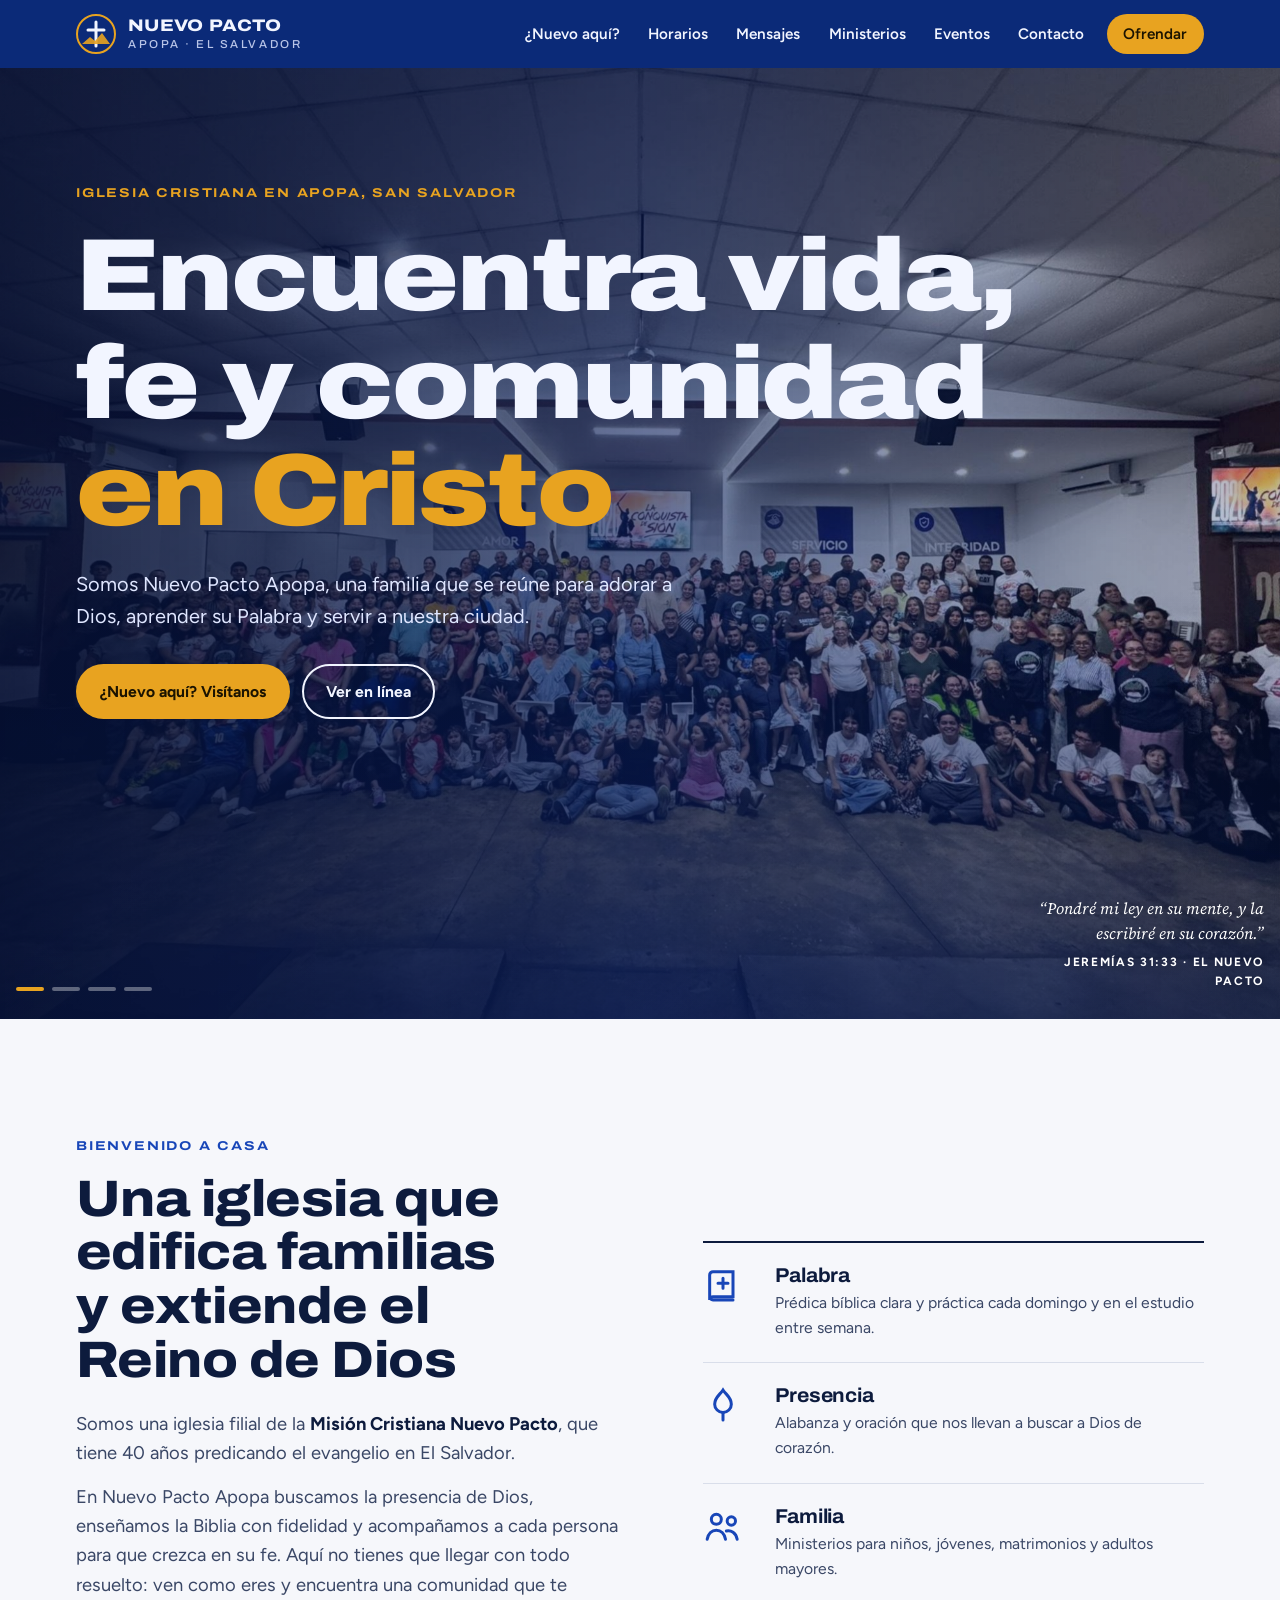
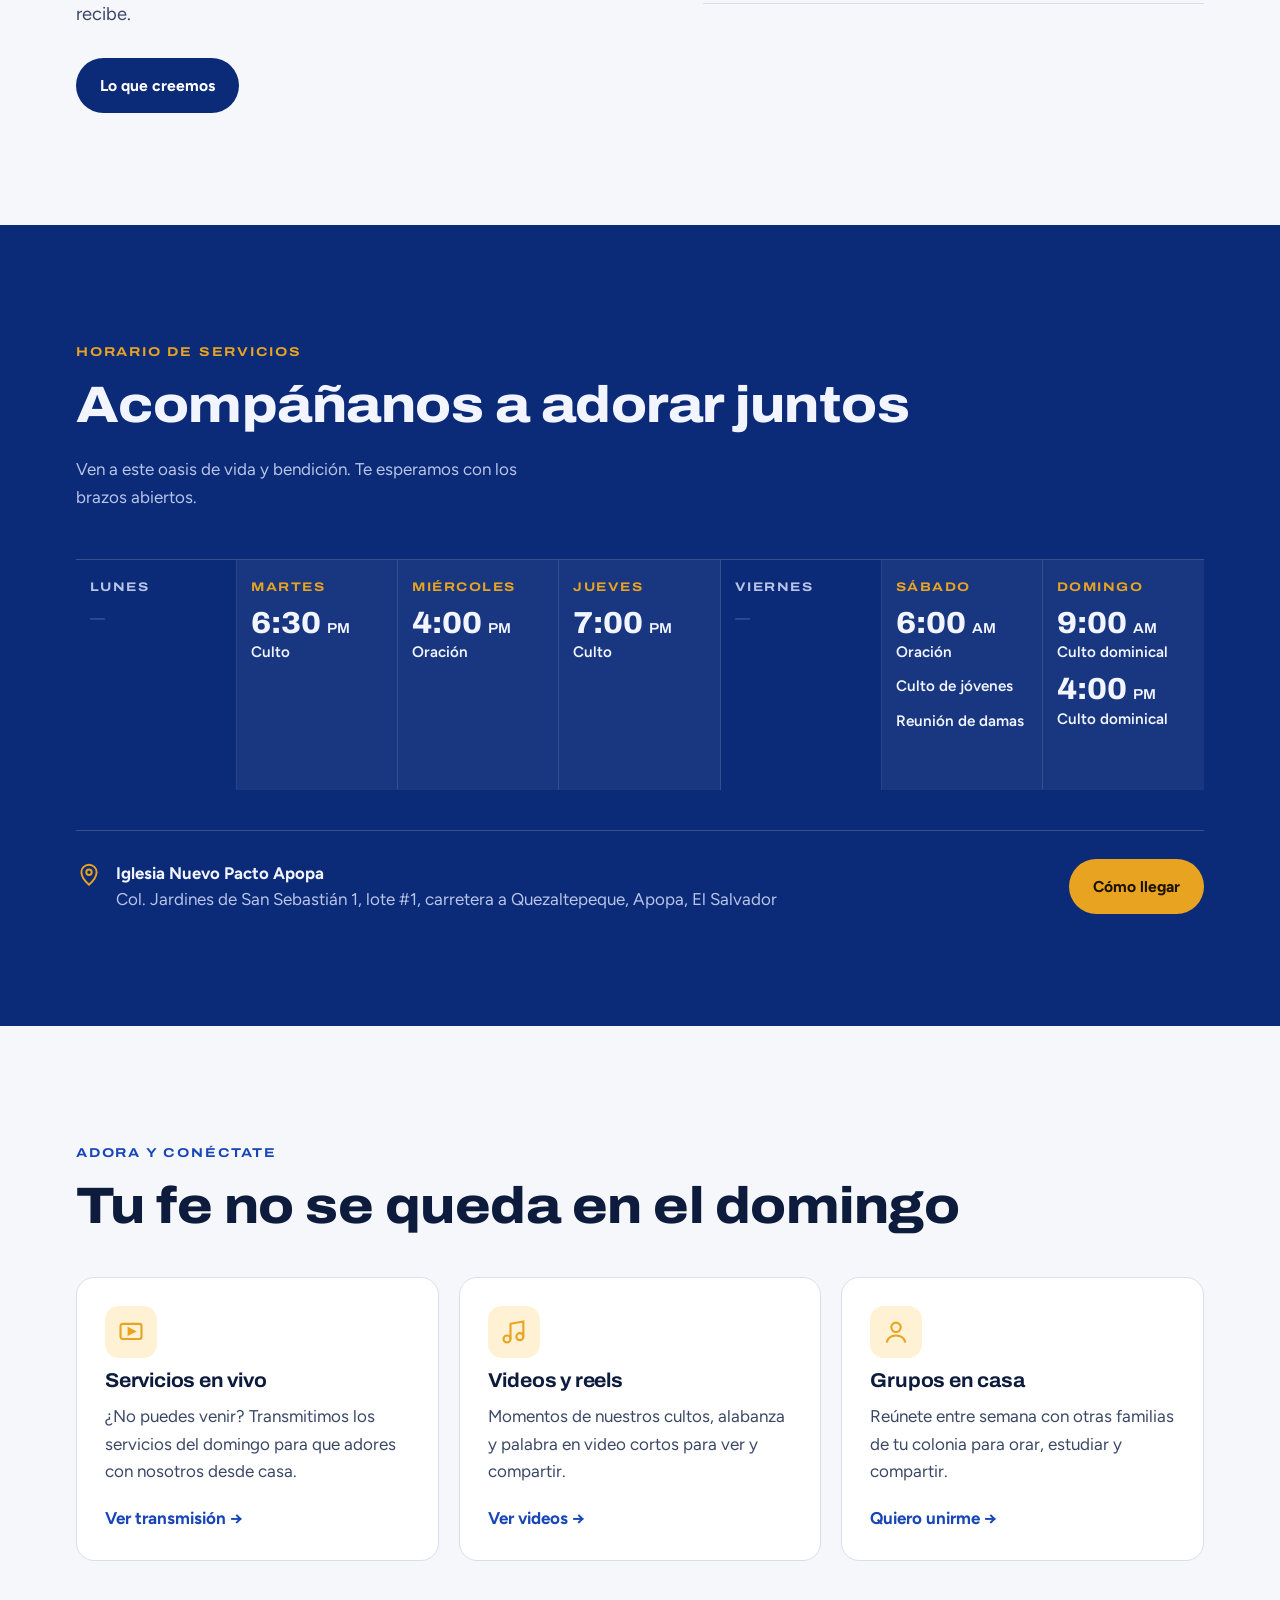
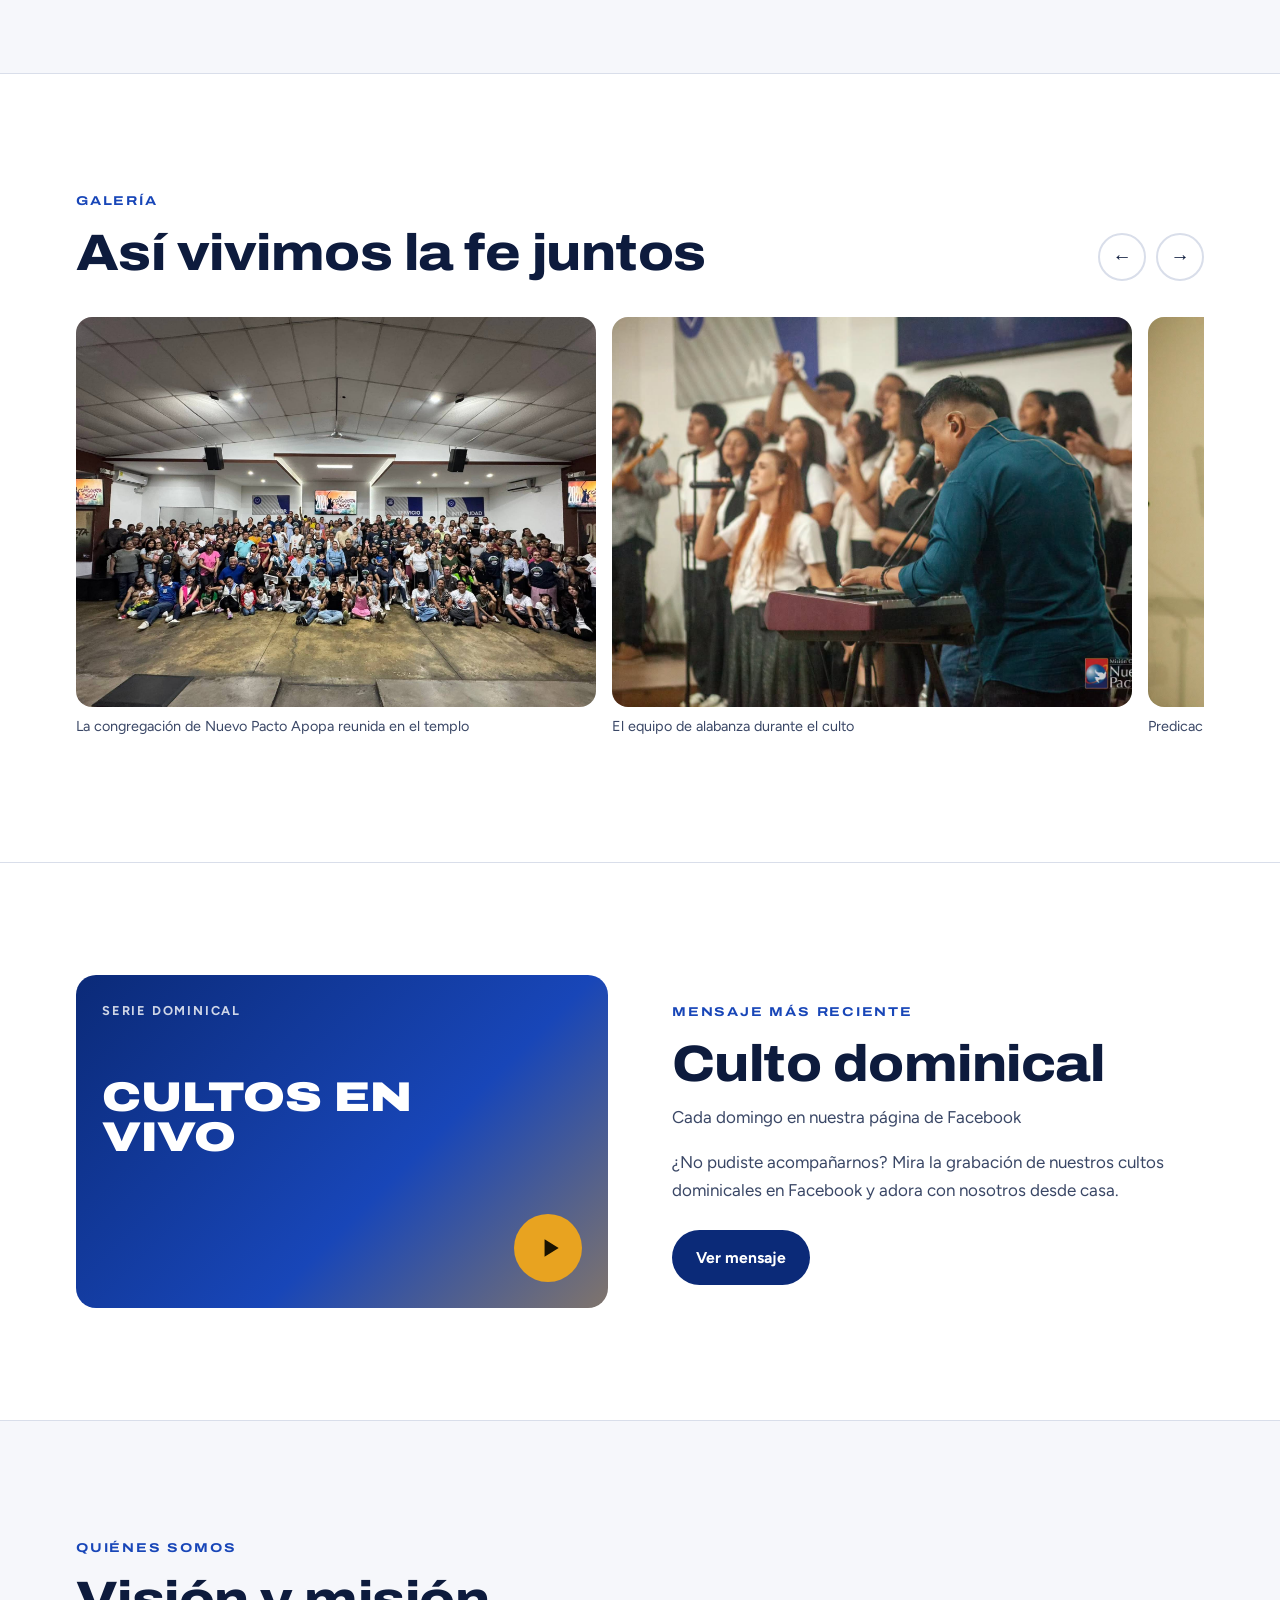
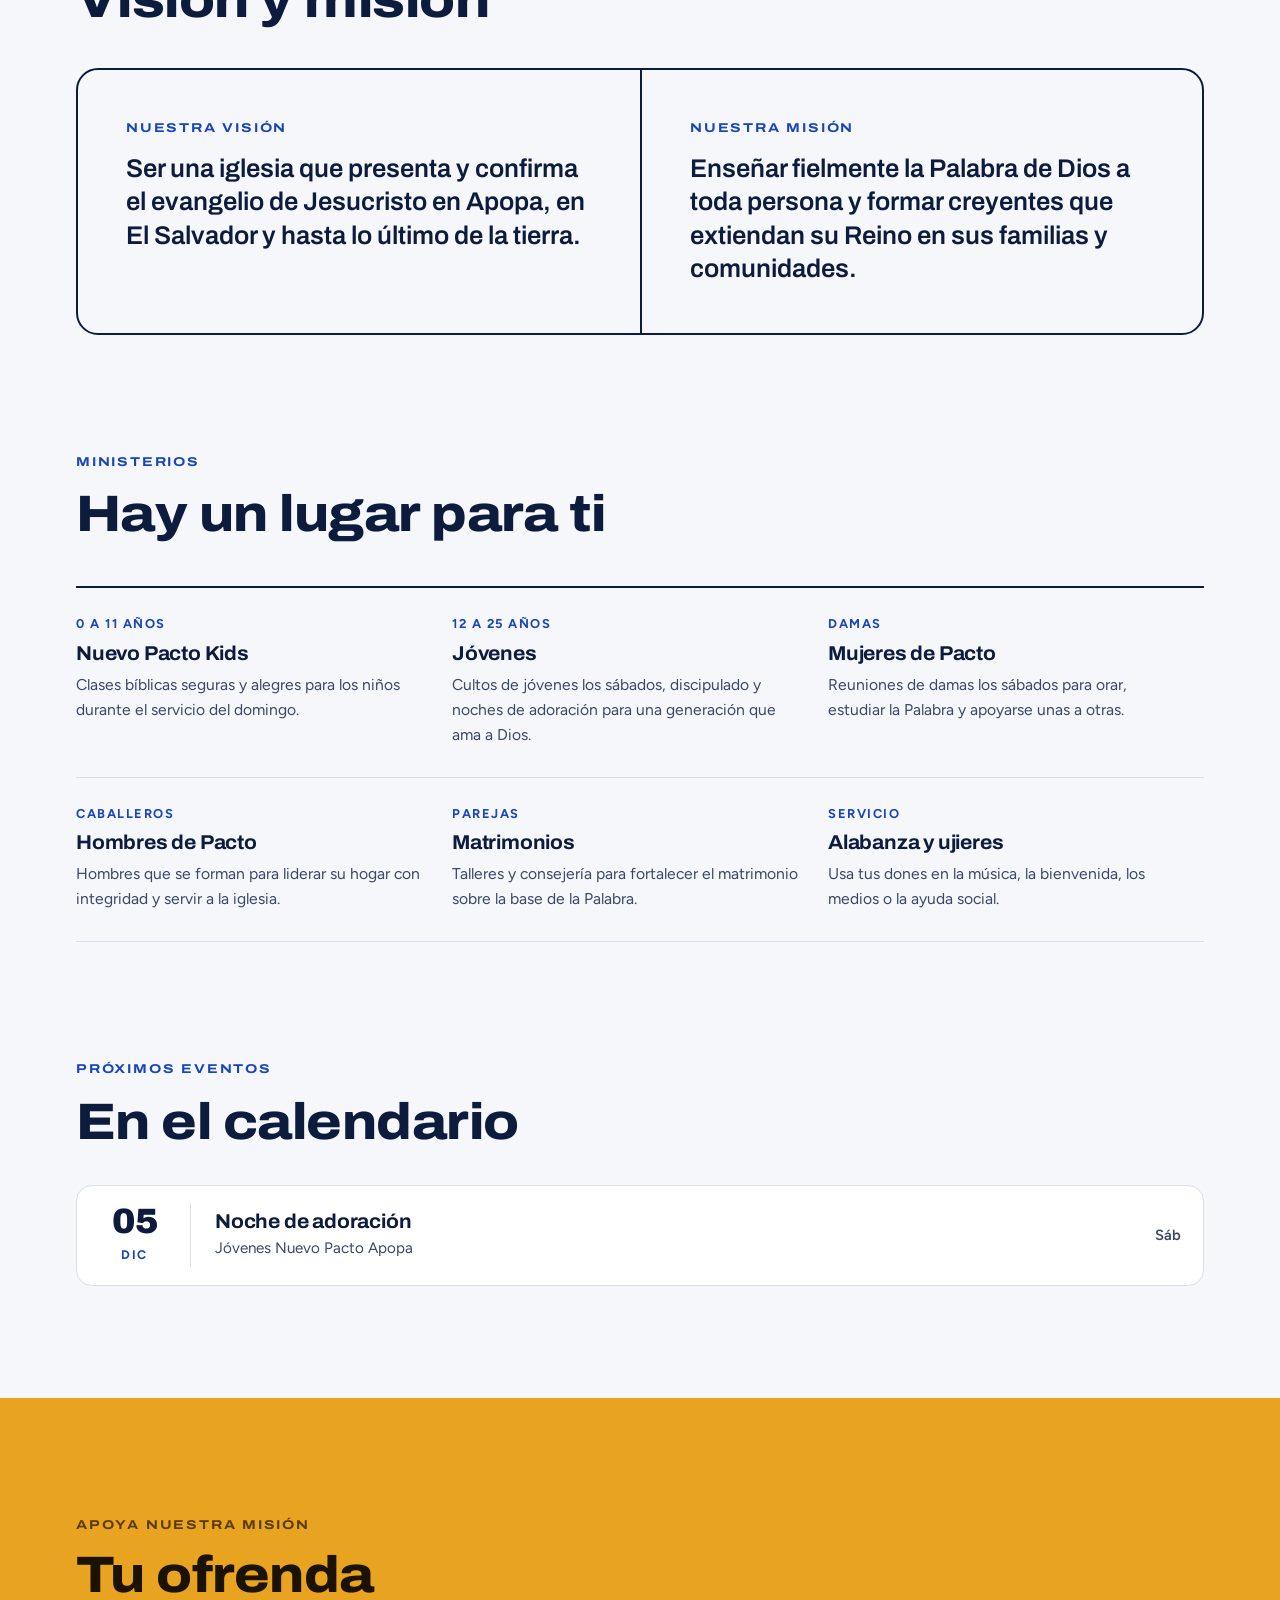
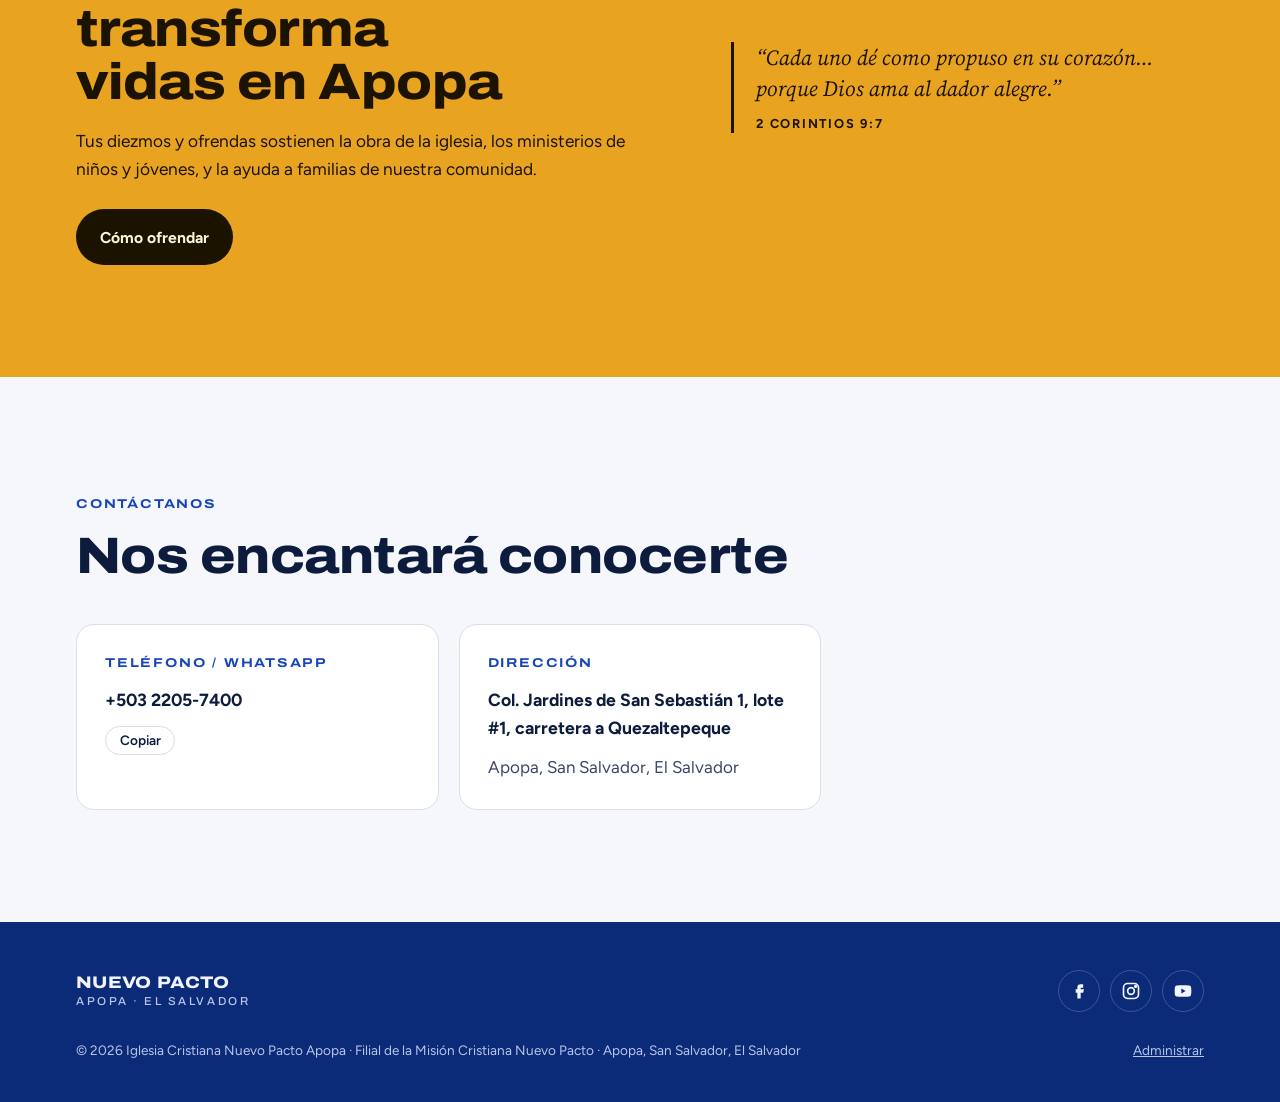
<file: nuevo-pacto-apopa-web/index.html>
<!doctype html>
<html lang="es">
<head>
<meta charset="utf-8">
<meta name="viewport" content="width=device-width, initial-scale=1, viewport-fit=cover">
<title>Nuevo Pacto Apopa | Iglesia Cristiana en Apopa, El Salvador</title>
<meta name="description" content="Iglesia Cristiana Nuevo Pacto Apopa, El Salvador. Horarios de servicio, mensajes, ministerios, eventos y cómo visitarnos.">
<meta property="og:title" content="Nuevo Pacto Apopa">
<meta property="og:description" content="Encuentra vida, fe y comunidad en Cristo. Iglesia cristiana en Apopa, San Salvador.">
<meta name="theme-color" content="#0b2a78">
<link rel="icon" href="data:image/svg+xml,%3Csvg xmlns='http://www.w3.org/2000/svg' viewBox='0 0 40 40'%3E%3Crect width='40' height='40' rx='8' fill='%230b2a78'/%3E%3Cpath d='M20 8v24M12 16h16' stroke='%23f2f5ff' stroke-width='3' stroke-linecap='round'/%3E%3C/svg%3E">
<link rel="preconnect" href="https://fonts.googleapis.com">
<link rel="preconnect" href="https://fonts.gstatic.com" crossorigin>
<link rel="stylesheet" href="https://fonts.googleapis.com/css2?family=Archivo:wdth,wght@62..125,400..900&family=Figtree:wght@400;500;600;700&family=Source+Serif+4:ital,opsz,wght@1,8..60,400;1,8..60,500&display=swap">
<link rel="stylesheet" href="css/styles.css">
</head>
<body>
<div id="site">
<header class="top">
  <div class="wrap nav">
    <a class="brand" href="#inicio" aria-label="Nuevo Pacto Apopa, inicio">
      <svg class="brand-mark" viewBox="0 0 40 40" aria-hidden="true">
        <circle cx="20" cy="20" r="19" fill="none" stroke="#e8a320" stroke-width="2"/>
        <path d="M20 8v24M12 16h16" stroke="#f2f5ff" stroke-width="3" stroke-linecap="round"/>
        <path d="M6 30 L14 23 L19 27 L26 19 L34 30Z" fill="#e8a320" opacity=".9"/>
      </svg>
      <span class="brand-name">Nuevo Pacto<small>Apopa · El Salvador</small></span>
    </a>
    <button class="menu-btn" id="menuBtn" aria-expanded="false" aria-controls="menu">Menú</button>
    <ul class="menu" id="menu">
      <li><a href="#nosotros">¿Nuevo aquí?</a></li>
      <li><a href="#horarios">Horarios</a></li>
      <li><a href="#mensajes">Mensajes</a></li>
      <li><a href="#ministerios">Ministerios</a></li>
      <li><a href="#eventos">Eventos</a></li>
      <li><a href="#contacto">Contacto</a></li>
      <li><a class="give" href="#ofrendar">Ofrendar</a></li>
    </ul>
  </div>
</header>

<main id="inicio">
  <section class="hero" id="hero" aria-labelledby="hero-title">
    <div class="slides" id="heroSlides" aria-hidden="true"></div>
    <div class="hero-inner">
      <span class="eyebrow">Iglesia cristiana en Apopa, San Salvador</span>
      <h1 id="hero-title">Encuentra vida, fe y comunidad <em>en Cristo</em></h1>
      <p class="hero-sub">Somos Nuevo Pacto Apopa, una familia que se reúne para adorar a Dios, aprender su Palabra y servir a nuestra ciudad.</p>
      <div class="hero-cta">
        <a class="btn btn-gold" href="#horarios">¿Nuevo aquí? Visítanos</a>
        <a class="btn btn-ghost" id="heroLive" href="#mensajes">Ver en línea</a>
      </div>
    </div>
    <svg class="scene" viewBox="0 0 1440 300" preserveAspectRatio="xMidYMax slice" aria-hidden="true">
      <circle class="sun" cx="980" cy="210" r="120" fill="#ffd98a" opacity=".55"/>
      <circle class="sun" cx="980" cy="210" r="78" fill="#ffe7b0"/>
      <path d="M0 300 L0 210 C120 200 220 170 330 150 C420 135 470 92 560 70 C610 60 650 64 690 80 C770 112 820 150 930 170 C1060 192 1180 176 1290 196 C1360 208 1410 214 1440 218 L1440 300Z" fill="#1b3a8a" opacity=".85"/>
      <path d="M0 300 L0 246 C160 236 300 226 460 232 C620 238 760 214 900 222 C1060 232 1240 248 1440 240 L1440 300Z" fill="#0b2a78"/>
      <g fill="#071a52"><rect x="200" y="238" width="6" height="62"/><rect x="190" y="252" width="26" height="4"/><path d="M150 300 V262 L203 226 L256 262 V300Z"/></g>
    </svg>
    <div class="dots" id="heroDots"></div>
    <p class="hero-verse">“Pondré mi ley en su mente, y la escribiré en su corazón.”<b>Jeremías 31:33 · el nuevo pacto</b></p>
  </section>

  <section class="welcome" id="nosotros" aria-labelledby="welcome-title">
    <div class="wrap welcome-grid">
      <div>
        <span class="eyebrow">Bienvenido a casa</span>
        <h2 id="welcome-title" class="sec-title">Una iglesia que edifica familias y extiende el Reino de Dios</h2>
        <p class="lead">Somos una iglesia filial de la <strong>Misión Cristiana Nuevo Pacto</strong>, que tiene 40 años predicando el evangelio en El Salvador.</p>
        <p class="lead">En Nuevo Pacto Apopa buscamos la presencia de Dios, enseñamos la Biblia con fidelidad y acompañamos a cada persona para que crezca en su fe. Aquí no tienes que llegar con todo resuelto: ven como eres y encuentra una comunidad que te recibe.</p>
        <a class="btn btn-blue" href="#vision">Lo que creemos</a>
      </div>
      <div class="pillars">
        <div class="pillar">
          <svg viewBox="0 0 24 24" fill="none" stroke="currentColor" stroke-width="1.8" stroke-linecap="round" aria-hidden="true"><path d="M4 19V6a2 2 0 0 1 2-2h12v15H6a2 2 0 0 0-2 2Zm0 0a2 2 0 0 0 2 2h12"/><path d="M12 8v6M9 11h6"/></svg>
          <div><h3>Palabra</h3><p>Prédica bíblica clara y práctica cada domingo y en el estudio entre semana.</p></div>
        </div>
        <div class="pillar">
          <svg viewBox="0 0 24 24" fill="none" stroke="currentColor" stroke-width="1.8" stroke-linecap="round" aria-hidden="true"><path d="M12 3c2 3 5 4.5 5 8.5a5 5 0 0 1-10 0C7 7.5 10 6 12 3Z"/><path d="M12 21v-4"/></svg>
          <div><h3>Presencia</h3><p>Alabanza y oración que nos llevan a buscar a Dios de corazón.</p></div>
        </div>
        <div class="pillar">
          <svg viewBox="0 0 24 24" fill="none" stroke="currentColor" stroke-width="1.8" stroke-linecap="round" aria-hidden="true"><circle cx="8" cy="8" r="3"/><circle cx="17" cy="9" r="2.5"/><path d="M2.5 20c.6-3.4 2.8-5.5 5.5-5.5s4.9 2.1 5.5 5.5M14 15c2.8-.6 5.8 1 6.5 5"/></svg>
          <div><h3>Familia</h3><p>Ministerios para niños, jóvenes, matrimonios y adultos mayores.</p></div>
        </div>
      </div>
    </div>
  </section>

  <section class="schedule" id="horarios" aria-labelledby="sched-title">
    <div class="wrap">
      <div class="schedule-head">
        <div><span class="eyebrow">Horario de servicios</span><h2 id="sched-title" class="sec-title">Acompáñanos a adorar juntos</h2></div>
        <p>Ven a este oasis de vida y bendición. Te esperamos con los brazos abiertos.</p>
      </div>
      <div class="week" id="weekGrid" role="list"></div>
      <div class="schedule-foot">
        <div class="addr">
          <svg viewBox="0 0 24 24" fill="none" stroke="currentColor" stroke-width="1.8" aria-hidden="true"><path d="M12 21s-7-6.2-7-11.5a7 7 0 0 1 14 0C19 14.8 12 21 12 21Z"/><circle cx="12" cy="9.5" r="2.5"/></svg>
          <div><strong>Iglesia Nuevo Pacto Apopa</strong><span id="schedAddr"></span></div>
        </div>
        <a class="btn btn-gold" id="mapsBtn" href="#">Cómo llegar</a>
      </div>
    </div>
  </section>

  <section aria-labelledby="connect-title">
    <div class="wrap">
      <span class="eyebrow">Adora y conéctate</span>
      <h2 id="connect-title" class="sec-title">Tu fe no se queda en el domingo</h2>
      <div class="connect-grid">
        <article class="card">
          <div class="ico"><svg viewBox="0 0 24 24" fill="none" stroke="currentColor" stroke-width="1.8" aria-hidden="true"><rect x="3" y="5" width="18" height="13" rx="2"/><path d="m10 9 5 2.5-5 2.5Z" fill="currentColor"/></svg></div>
          <h3>Servicios en vivo</h3>
          <p>¿No puedes venir? Transmitimos los servicios del domingo para que adores con nosotros desde casa.</p>
          <a class="more" id="liveLink" href="#">Ver transmisión →</a>
        </article>
        <article class="card">
          <div class="ico"><svg viewBox="0 0 24 24" fill="none" stroke="currentColor" stroke-width="1.8" aria-hidden="true"><path d="M9 18V5l11-2v13"/><circle cx="6" cy="18" r="3"/><circle cx="17" cy="16" r="3"/></svg></div>
          <h3>Videos y reels</h3>
          <p>Momentos de nuestros cultos, alabanza y palabra en video cortos para ver y compartir.</p>
          <a class="more" id="musicLink" href="#">Ver videos →</a>
        </article>
        <article class="card">
          <div class="ico"><svg viewBox="0 0 24 24" fill="none" stroke="currentColor" stroke-width="1.8" aria-hidden="true"><circle cx="12" cy="8" r="4"/><path d="M4 21c1-4 4.2-6 8-6s7 2 8 6"/></svg></div>
          <h3>Grupos en casa</h3>
          <p>Reúnete entre semana con otras familias de tu colonia para orar, estudiar y compartir.</p>
          <a class="more" href="#contacto">Quiero unirme →</a>
        </article>
      </div>
    </div>
  </section>

  <section class="gallery" id="galeria" aria-labelledby="gal-title" hidden>
    <div class="wrap">
      <div class="gal-head">
        <div><span class="eyebrow">Galería</span><h2 id="gal-title" class="sec-title">Así vivimos la fe juntos</h2></div>
        <div class="gal-nav"><button id="galPrev" aria-label="Fotos anteriores">←</button><button id="galNext" aria-label="Fotos siguientes">→</button></div>
      </div>
      <div class="track" id="galTrack"></div>
    </div>
  </section>

  <section class="message" id="mensajes" aria-labelledby="msg-title">
    <div class="wrap msg-grid">
      <a class="player" id="msgPlayer" href="#" aria-label="Ver el mensaje más reciente">
        <span class="tag">Serie dominical</span>
        <span class="series" id="msgSeries"></span>
        <span class="play"><svg viewBox="0 0 24 24" fill="currentColor" aria-hidden="true"><path d="M7 4v16l13-8Z"/></svg></span>
      </a>
      <div>
        <span class="eyebrow">Mensaje más reciente</span>
        <h2 id="msg-title" class="sec-title"></h2>
        <p class="msg-meta" id="msgMeta"></p>
        <p class="msg-text" id="msgText"></p>
        <div class="msg-actions"><a class="btn btn-blue" id="msgBtn" href="#">Ver mensaje</a></div>
      </div>
    </div>
  </section>

  <section id="vision" aria-labelledby="vm-title">
    <div class="wrap">
      <span class="eyebrow">Quiénes somos</span>
      <h2 id="vm-title" class="sec-title">Visión y misión</h2>
      <div class="vm">
        <div><span class="eyebrow">Nuestra visión</span><p>Ser una iglesia que presenta y confirma el evangelio de Jesucristo en Apopa, en El Salvador y hasta lo último de la tierra.</p></div>
        <div><span class="eyebrow">Nuestra misión</span><p>Enseñar fielmente la Palabra de Dios a toda persona y formar creyentes que extiendan su Reino en sus familias y comunidades.</p></div>
      </div>
    </div>
  </section>

  <section id="ministerios" aria-labelledby="min-title" style="padding-top:0">
    <div class="wrap">
      <span class="eyebrow">Ministerios</span>
      <h2 id="min-title" class="sec-title">Hay un lugar para ti</h2>
      <div class="min-list">
        <div class="min"><span class="who">0 a 11 años</span><h3>Nuevo Pacto Kids</h3><p>Clases bíblicas seguras y alegres para los niños durante el servicio del domingo.</p></div>
        <div class="min"><span class="who">12 a 25 años</span><h3>Jóvenes</h3><p>Cultos de jóvenes los sábados, discipulado y noches de adoración para una generación que ama a Dios.</p></div>
        <div class="min"><span class="who">Damas</span><h3>Mujeres de Pacto</h3><p>Reuniones de damas los sábados para orar, estudiar la Palabra y apoyarse unas a otras.</p></div>
        <div class="min"><span class="who">Caballeros</span><h3>Hombres de Pacto</h3><p>Hombres que se forman para liderar su hogar con integridad y servir a la iglesia.</p></div>
        <div class="min"><span class="who">Parejas</span><h3>Matrimonios</h3><p>Talleres y consejería para fortalecer el matrimonio sobre la base de la Palabra.</p></div>
        <div class="min"><span class="who">Servicio</span><h3>Alabanza y ujieres</h3><p>Usa tus dones en la música, la bienvenida, los medios o la ayuda social.</p></div>
      </div>
    </div>
  </section>

  <section id="eventos" aria-labelledby="ev-title" style="padding-top:0">
    <div class="wrap">
      <span class="eyebrow">Próximos eventos</span>
      <h2 id="ev-title" class="sec-title">En el calendario</h2>
      <div class="ev-list" id="evList"></div>
    </div>
  </section>

  <section class="give-band" id="ofrendar" aria-labelledby="give-title">
    <div class="wrap give-grid">
      <div>
        <span class="eyebrow">Apoya nuestra misión</span>
        <h2 id="give-title">Tu ofrenda transforma vidas en Apopa</h2>
        <p class="lead">Tus diezmos y ofrendas sostienen la obra de la iglesia, los ministerios de niños y jóvenes, y la ayuda a familias de nuestra comunidad.</p>
        <a class="btn" href="#contacto">Cómo ofrendar</a>
      </div>
      <p class="give-verse">“Cada uno dé como propuso en su corazón… porque Dios ama al dador alegre.”<b>2 Corintios 9:7</b></p>
    </div>
  </section>

  <section id="contacto" aria-labelledby="contact-title">
    <div class="wrap">
      <span class="eyebrow">Contáctanos</span>
      <h2 id="contact-title" class="sec-title">Nos encantará conocerte</h2>
      <div class="contact-grid">
        <div class="card"><span class="eyebrow">Teléfono / WhatsApp</span><strong id="cPhone"></strong><button class="copy" data-copy="cPhone">Copiar</button></div>
        <div class="card"><span class="eyebrow">Correo</span><strong id="cEmail"></strong><button class="copy" data-copy="cEmail">Copiar</button></div>
        <div class="card"><span class="eyebrow">Dirección</span><strong id="cAddr"></strong><p>Apopa, San Salvador, El Salvador</p></div>
      </div>
    </div>
  </section>
</main>

<footer>
  <div class="wrap">
    <div class="foot">
      <span class="brand-name" style="color:var(--on-deep)">Nuevo Pacto<small>Apopa · El Salvador</small></span>
      <nav class="social" aria-label="Redes sociales">
        <a id="sFacebook" href="#" aria-label="Facebook"><svg viewBox="0 0 24 24" fill="currentColor" aria-hidden="true"><path d="M14 8h3V4h-3a4 4 0 0 0-4 4v2H8v4h2v7h4v-7h3l1-4h-4V8.5c0-.3.2-.5.5-.5Z"/></svg></a>
        <a id="sInstagram" href="#" aria-label="Instagram"><svg viewBox="0 0 24 24" fill="none" stroke="currentColor" stroke-width="2" aria-hidden="true"><rect x="3" y="3" width="18" height="18" rx="5"/><circle cx="12" cy="12" r="4"/><circle cx="17.5" cy="6.5" r="1" fill="currentColor"/></svg></a>
        <a id="sYoutube" href="#" aria-label="YouTube"><svg viewBox="0 0 24 24" fill="currentColor" aria-hidden="true"><path d="M21.6 7.2a2.5 2.5 0 0 0-1.8-1.8C18.2 5 12 5 12 5s-6.2 0-7.8.4A2.5 2.5 0 0 0 2.4 7.2 26 26 0 0 0 2 12a26 26 0 0 0 .4 4.8 2.5 2.5 0 0 0 1.8 1.8C5.8 19 12 19 12 19s6.2 0 7.8-.4a2.5 2.5 0 0 0 1.8-1.8A26 26 0 0 0 22 12a26 26 0 0 0-.4-4.8ZM10 15V9l5.2 3Z"/></svg></a>
        <a id="sTiktok" href="#" aria-label="TikTok"><svg viewBox="0 0 24 24" fill="currentColor" aria-hidden="true"><path d="M16.5 3c.3 2.2 1.7 3.7 4 3.9v3.3a7.4 7.4 0 0 1-4-1.3v6.4A5.7 5.7 0 1 1 11 9.6v3.4a2.4 2.4 0 1 0 2.2 2.4V3Z"/></svg></a>
      </nav>
    </div>
    <div class="foot-bottom">
      <span>© 2026 Iglesia Cristiana Nuevo Pacto Apopa · Filial de la Misión Cristiana Nuevo Pacto · Apopa, San Salvador, El Salvador</span>
      <a href="admin/">Administrar</a>
    </div>
  </div>
</footer>
</div>

<script src="js/site.js"></script>
</body>
</html>
</file>
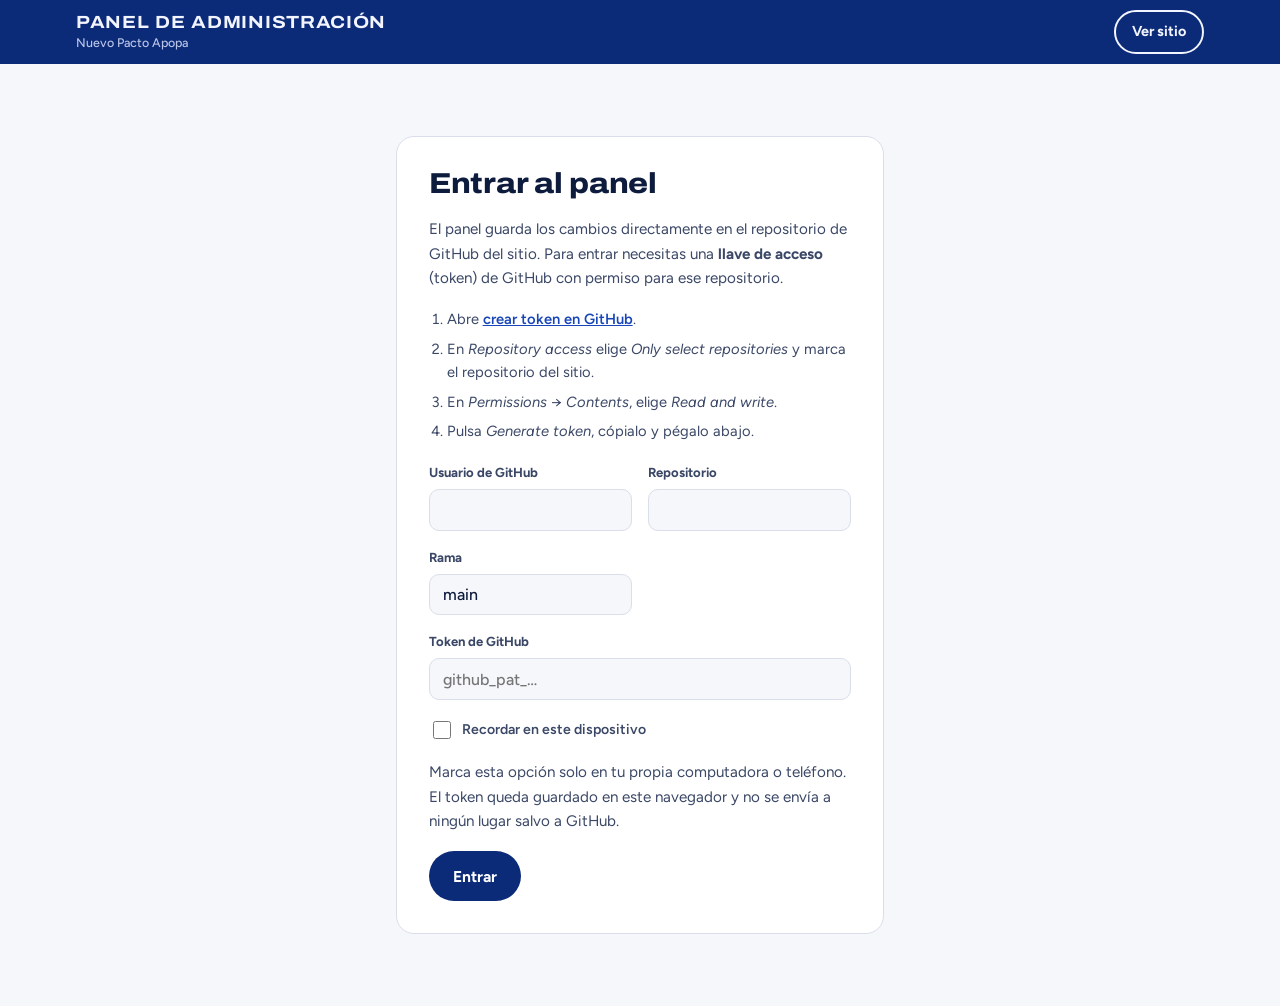
<file: nuevo-pacto-apopa-web/admin/index.html>
<!doctype html>
<html lang="es">
<head>
<meta charset="utf-8">
<meta name="viewport" content="width=device-width, initial-scale=1, viewport-fit=cover">
<meta name="robots" content="noindex, nofollow">
<title>Administrar | Nuevo Pacto Apopa</title>
<meta name="theme-color" content="#0b2a78">
<link rel="preconnect" href="https://fonts.googleapis.com">
<link rel="preconnect" href="https://fonts.gstatic.com" crossorigin>
<link rel="stylesheet" href="https://fonts.googleapis.com/css2?family=Archivo:wdth,wght@62..125,400..900&family=Figtree:wght@400;500;600;700&display=swap">
<link rel="stylesheet" href="../css/styles.css">
</head>
<body>
<div class="admin">
  <div class="admin-top">
    <div class="wrap">
      <h1>Panel de administración<small>Nuevo Pacto Apopa</small></h1>
      <div class="acts">
        <span class="status" id="aStatus"></span>
        <a class="btn btn-ghost" href="../" target="_blank" rel="noopener">Ver sitio</a>
        <button class="btn btn-ghost" id="aLogout" hidden>Salir</button>
        <button class="btn btn-gold" id="aSave" disabled hidden>Guardar y publicar</button>
      </div>
    </div>
  </div>

  <!-- Entrada -->
  <div class="login" id="aLogin">
    <form class="panel" id="loginForm">
      <h2>Entrar al panel</h2>
      <p>El panel guarda los cambios directamente en el repositorio de GitHub del sitio. Para entrar necesitas una <strong>llave de acceso</strong> (token) de GitHub con permiso para ese repositorio.</p>
      <ol>
        <li>Abre <a href="https://github.com/settings/personal-access-tokens/new" target="_blank" rel="noopener">crear token en GitHub</a>.</li>
        <li>En <em>Repository access</em> elige <em>Only select repositories</em> y marca el repositorio del sitio.</li>
        <li>En <em>Permissions</em> → <em>Contents</em>, elige <em>Read and write</em>.</li>
        <li>Pulsa <em>Generate token</em>, cópialo y pégalo abajo.</li>
      </ol>
      <div class="fields">
        <div class="field"><label for="gOwner">Usuario de GitHub</label><input id="gOwner" autocomplete="off" required></div>
        <div class="field"><label for="gRepo">Repositorio</label><input id="gRepo" autocomplete="off" required></div>
        <div class="field"><label for="gBranch">Rama</label><input id="gBranch" value="main" autocomplete="off" required></div>
        <div class="field full"><label for="gToken">Token de GitHub</label><input id="gToken" type="password" autocomplete="off" required placeholder="github_pat_…"></div>
      </div>
      <label class="chk" for="gRemember"><input type="checkbox" id="gRemember"> Recordar en este dispositivo</label>
      <p class="hint">Marca esta opción solo en tu propia computadora o teléfono. El token queda guardado en este navegador y no se envía a ningún lugar salvo a GitHub.</p>
      <p class="err" id="loginErr" hidden></p>
      <button class="btn btn-blue" type="submit" id="loginBtn">Entrar</button>
    </form>
  </div>

  <!-- Panel -->
  <div id="aMain" class="wrap admin-body" hidden>
    <nav class="admin-side" aria-label="Secciones del panel">
      <a href="#pFotos">Fotos</a>
      <a href="#pEventos">Eventos</a>
      <a href="#pContacto">Contacto y redes</a>
      <a href="#pHorarios">Horarios</a>
      <a href="#pMensaje">Mensaje reciente</a>
    </nav>
    <div>
      <p id="aNotice" class="okmsg" hidden></p>

      <div class="panel" id="pFotos">
        <div class="panel-head">
          <div><h2>Fotos</h2><p>Las fotos marcadas “En portada” pasan detrás del título principal. Todas aparecen en la galería. Usa las flechas para cambiar el orden.</p></div>
        </div>
        <label class="drop" id="aDrop" for="aFile">
          <strong>Subir fotos</strong>
          <span>Arrastra imágenes aquí o haz clic para elegirlas (JPG, PNG o WEBP)</span>
          <input type="file" id="aFile" accept="image/jpeg,image/png,image/webp" multiple hidden>
        </label>
        <p class="uploading" id="aUpMsg" hidden></p>
        <div class="photo-grid" id="aPhotos"></div>
      </div>

      <div class="panel" id="pEventos">
        <div class="panel-head"><div><h2>Eventos</h2><p>Los eventos con fecha pasada se ocultan solos en el sitio.</p></div></div>
        <div class="row-list" id="aEvents"></div>
        <button class="btn btn-line add" id="aAddEvent" type="button">+ Agregar evento</button>
      </div>

      <div class="panel" id="pContacto">
        <div class="panel-head"><div><h2>Contacto y redes</h2><p>Aparece en la sección de contacto, en los horarios y en el pie de página.</p></div></div>
        <div class="fields">
          <div class="field"><label for="fPhone">Teléfono / WhatsApp</label><input id="fPhone" data-k="contact.phone"></div>
          <div class="field"><label for="fEmail">Correo</label><input id="fEmail" type="email" data-k="contact.email"></div>
          <div class="field full"><label for="fAddr">Dirección</label><input id="fAddr" data-k="contact.address"></div>
          <div class="field full"><label for="fMaps">Enlace de Google Maps</label><input id="fMaps" type="url" data-k="contact.maps"></div>
          <div class="field"><label for="fFb">Facebook</label><input id="fFb" type="url" data-k="social.facebook"></div>
          <div class="field"><label for="fIg">Instagram</label><input id="fIg" type="url" data-k="social.instagram"></div>
          <div class="field"><label for="fYt">YouTube</label><input id="fYt" type="url" data-k="social.youtube"></div>
          <div class="field"><label for="fTt">TikTok</label><input id="fTt" type="url" data-k="social.tiktok"></div>
          <div class="field"><label for="fLive">Enlace de transmisión en vivo</label><input id="fLive" type="url" data-k="social.live"></div>
          <div class="field"><label for="fMusic">Enlace de videos / reels</label><input id="fMusic" type="url" data-k="social.music"></div>
        </div>
      </div>

      <div class="panel" id="pHorarios">
        <div class="panel-head"><div><h2>Horarios</h2><p>Escribe la hora como “7:00 PM”.</p></div></div>
        <div class="row-list" id="aSched"></div>
        <button class="btn btn-line add" id="aAddSched" type="button">+ Agregar servicio</button>
      </div>

      <div class="panel" id="pMensaje">
        <div class="panel-head"><div><h2>Mensaje reciente</h2></div></div>
        <div class="fields">
          <div class="field full"><label for="fMTitle">Título del mensaje</label><input id="fMTitle" data-k="message.title"></div>
          <div class="field"><label for="fMSeries">Serie</label><input id="fMSeries" data-k="message.series"></div>
          <div class="field"><label for="fMMeta">Detalle (parte, predicador)</label><input id="fMMeta" data-k="message.meta"></div>
          <div class="field full"><label for="fMText">Resumen</label><textarea id="fMText" data-k="message.text"></textarea></div>
          <div class="field full"><label for="fMUrl">Enlace al video</label><input id="fMUrl" type="url" data-k="message.url"></div>
        </div>
      </div>
    </div>
  </div>
</div>
<script src="admin.js"></script>
</body>
</html>
</file>
<file: nuevo-pacto-apopa-web/css/styles.css>
/* Layout: portada con carrusel de fotos sobre amanecer y volcán; bandas alternas claras/azul profundo; horarios como semana; panel de administración en #admin. */
:root {
  --ink: #0d1b3d; --ink-soft: #3a4766; --paper: #f6f7fb; --surface: #ffffff; --line: #d9deea;
  --blue: #1846b8; --blue-deep: #0b2a78; --gold: #e8a320; --gold-soft: #fff1d3;
  --on-deep: #f2f5ff; --on-deep-soft: #b9c5e8; --danger: #b3261e; --ok: #1d7a46;
  --display: "Archivo", "Arial Narrow", system-ui, sans-serif;
  --body: "Figtree", system-ui, -apple-system, "Segoe UI", sans-serif;
  --verse: "Source Serif 4", Georgia, "Times New Roman", serif;
  --gut-l: max(16px, env(safe-area-inset-left, 0px));
  --gut-r: max(16px, env(safe-area-inset-right, 0px));
}
@media (prefers-color-scheme: dark) {
  :root:not([data-theme="light"]) {
    --ink: #e8ecf8; --ink-soft: #a9b4d0; --paper: #0a1128; --surface: #111a38; --line: #243056;
    --blue: #7ea2ff; --blue-deep: #061646; --gold: #f2b542; --gold-soft: #2a2210;
    --on-deep: #f2f5ff; --on-deep-soft: #a9b8e6; --danger: #ff8a80; --ok: #6fd69a; color-scheme: dark;
  }
}
:root[data-theme="dark"] {
  --ink: #e8ecf8; --ink-soft: #a9b4d0; --paper: #0a1128; --surface: #111a38; --line: #243056;
  --blue: #7ea2ff; --blue-deep: #061646; --gold: #f2b542; --gold-soft: #2a2210;
  --on-deep: #f2f5ff; --on-deep-soft: #a9b8e6; --danger: #ff8a80; --ok: #6fd69a; color-scheme: dark;
}
* { box-sizing: border-box; }
[hidden] { display: none !important; }
:root { padding-top: env(safe-area-inset-top, 0px); padding-bottom: env(safe-area-inset-bottom, 0px); }
body { margin: 0; }
img { max-width: 100%; }
html { scroll-behavior: smooth; }
@media (prefers-reduced-motion: reduce) { html { scroll-behavior: auto; } *, *::before, *::after { animation: none !important; transition: none !important; } }
body { background: var(--paper); color: var(--ink); font-family: var(--body); font-size: 17px; line-height: 1.6; }
body::before { content: ""; position: fixed; inset: 0 0 auto; height: env(safe-area-inset-top, 0px); z-index: 60; background: var(--blue-deep); }
a { color: inherit; }
:focus-visible { outline: 3px solid var(--gold); outline-offset: 3px; border-radius: 4px; }
.wrap { max-width: 1160px; margin: 0 auto; padding-left: var(--gut-l); padding-right: var(--gut-r); }
h1, h2, h3 { font-family: var(--display); line-height: 1.05; margin: 0; text-wrap: balance; letter-spacing: -0.01em; }
h2 { font-size: clamp(2rem, 4.4vw, 3.2rem); font-weight: 800; font-stretch: 112%; }
h3 { font-size: 1.25rem; font-weight: 700; font-stretch: 105%; }
p { margin: 0; }
.eyebrow { font-family: var(--display); font-size: .8rem; font-weight: 700; font-stretch: 120%; letter-spacing: .14em; text-transform: uppercase; color: var(--blue); }
.sec-title { margin-top: 14px; }
section { padding-block: clamp(64px, 9vw, 112px); }
.btn { display: inline-flex; align-items: center; justify-content: center; gap: .5em; padding: .85em 1.4em; border-radius: 999px; font-weight: 700; font-size: .98rem; text-decoration: none; border: 2px solid transparent; transition: transform .15s ease, background .15s ease; cursor: pointer; font-family: var(--body); }
.btn:hover { transform: translateY(-2px); }
.btn:disabled { opacity: .5; cursor: default; transform: none; }
.btn-gold { background: var(--gold); color: #1b1300; }
.btn-ghost { border-color: currentColor; color: var(--on-deep); background: transparent; }
.btn-blue { background: var(--blue-deep); color: #fff; }
.btn-line { border-color: var(--line); color: var(--ink); background: transparent; }
:root[data-theme="dark"] .btn-blue { background: var(--blue); color: #061646; }
@media (prefers-color-scheme: dark) { :root:not([data-theme="light"]) .btn-blue { background: var(--blue); color: #061646; } }

/* Encabezado */
header.top { position: sticky; top: env(safe-area-inset-top, 0px); z-index: 50; background: var(--blue-deep); color: var(--on-deep); }
.nav { display: flex; align-items: center; justify-content: space-between; gap: 16px; min-height: 68px; }
.brand { display: flex; align-items: center; gap: 12px; text-decoration: none; color: var(--on-deep); }
.brand-mark { width: 40px; height: 40px; flex: none; }
.brand-name { font-family: var(--display); font-weight: 800; font-stretch: 118%; font-size: 1.05rem; line-height: 1; letter-spacing: .02em; text-transform: uppercase; }
.brand-name small { display: block; font-weight: 500; font-stretch: 100%; font-size: .72rem; letter-spacing: .22em; color: var(--on-deep-soft); margin-top: 4px; }
.menu { display: flex; align-items: center; gap: 4px; list-style: none; margin: 0; padding: 0; }
.menu a { display: block; padding: .5em .8em; text-decoration: none; font-weight: 600; font-size: .95rem; border-radius: 8px; }
.menu a:hover { background: rgba(255,255,255,.08); }
.menu .give { background: var(--gold); color: #1b1300; border-radius: 999px; padding: .5em 1.1em; margin-left: 6px; }
.menu-btn { display: none; background: none; border: 2px solid rgba(255,255,255,.3); color: var(--on-deep); border-radius: 10px; padding: 8px 12px; font: 600 .9rem var(--body); cursor: pointer; }
@media (max-width: 880px) {
  .menu-btn { display: block; }
  .menu { position: absolute; left: 0; right: 0; top: 100%; flex-direction: column; align-items: stretch; gap: 0; background: var(--blue-deep); padding: 8px var(--gut-r) 20px var(--gut-l); border-top: 1px solid rgba(255,255,255,.1); }
  .menu a { padding: .9em .4em; font-size: 1.05rem; }
  .menu .give { margin: 10px 0 0; text-align: center; }
  .menu:not(.open) { display: none; }
}

/* Portada con carrusel */
.hero { position: relative; overflow: hidden; color: var(--on-deep); background: linear-gradient(180deg, #071a52 0%, #123a9e 46%, #3f62c4 64%, #e9a447 88%, #f7c66c 100%); padding-block: 0; }
.slides { position: absolute; inset: 0; z-index: 0; }
.slide { position: absolute; inset: 0; background-size: cover; background-position: center; opacity: 0; transition: opacity 1.4s ease; transform: scale(1.06); }
.slide.on { opacity: 1; animation: drift 9s ease-out both; }
@keyframes drift { from { transform: scale(1.06); } to { transform: scale(1); } }
.hero.has-photos .slides::after { content: ""; position: absolute; inset: 0; background: linear-gradient(90deg, rgba(5,16,52,.88) 0%, rgba(8,28,90,.62) 50%, rgba(8,28,90,.25) 100%), linear-gradient(0deg, rgba(5,16,52,.75) 0%, transparent 45%); }
.hero.has-photos svg.scene { opacity: .0; }
.hero-inner { position: relative; z-index: 2; padding-top: clamp(56px, 9vw, 110px); padding-bottom: clamp(200px, 26vw, 300px); max-width: 1160px; margin: 0 auto; padding-left: var(--gut-l); padding-right: var(--gut-r); }
.hero .eyebrow { color: var(--gold); }
.hero h1 { font-size: clamp(2.7rem, 8.2vw, 6.4rem); font-weight: 900; font-stretch: 116%; letter-spacing: -0.02em; margin-top: 18px; max-width: 13ch; }
.hero h1 em { font-style: normal; color: var(--gold); }
.hero-sub { font-size: clamp(1.05rem, 1.6vw, 1.25rem); max-width: 46ch; margin-top: 22px; color: #dfe6ff; }
.hero-cta { display: flex; flex-wrap: wrap; gap: 12px; margin-top: 32px; }
.hero svg.scene { position: absolute; left: 0; right: 0; bottom: -1px; width: 100%; height: clamp(180px, 24vw, 300px); z-index: 1; transition: opacity .6s; }
.sun { animation: rise 2.4s cubic-bezier(.2,.7,.2,1) both; }
@keyframes rise { from { transform: translateY(40px); } to { transform: translateY(0); } }
.hero-verse { position: absolute; z-index: 2; right: var(--gut-r); bottom: 28px; max-width: 30ch; text-align: right; font-family: var(--verse); font-style: italic; font-size: 1rem; color: #fff; text-shadow: 0 1px 8px rgba(0,0,0,.35); }
.hero-verse b { display: block; font-family: var(--body); font-style: normal; font-weight: 700; font-size: .75rem; letter-spacing: .14em; text-transform: uppercase; margin-top: 6px; }
.dots { position: absolute; z-index: 3; left: var(--gut-l); bottom: 28px; display: flex; gap: 8px; }
.dots button { width: 28px; height: 4px; border-radius: 2px; border: 0; padding: 0; background: rgba(255,255,255,.35); cursor: pointer; }
.dots button.on { background: var(--gold); }
@media (max-width: 640px) { .hero-verse { left: var(--gut-l); right: var(--gut-r); text-align: left; max-width: none; bottom: 18px; } .dots { bottom: auto; top: 18px; left: auto; right: var(--gut-r); } }

/* Bienvenida */
.welcome-grid { display: grid; grid-template-columns: 1.1fr 1fr; gap: clamp(32px, 6vw, 80px); align-items: center; }
.welcome-grid > * { min-width: 0; }
.welcome p.lead { font-size: 1.15rem; color: var(--ink-soft); margin-top: 22px; max-width: 58ch; }
.welcome p.lead + p.lead { margin-top: 14px; }
.welcome p.lead strong { color: var(--ink); }
.welcome .btn { margin-top: 28px; }
.pillars { display: grid; border-top: 2px solid var(--ink); }
.pillar { display: grid; grid-template-columns: 56px 1fr; gap: 16px; padding: 22px 0; border-bottom: 1px solid var(--line); }
.pillar svg { width: 40px; height: 40px; color: var(--blue); }
.pillar p { color: var(--ink-soft); margin-top: 4px; font-size: .98rem; }
@media (max-width: 820px) { .welcome-grid { grid-template-columns: 1fr; } }

/* Horarios */
.schedule { background: var(--blue-deep); color: var(--on-deep); }
.schedule .eyebrow { color: var(--gold); }
.schedule-head { display: flex; flex-wrap: wrap; justify-content: space-between; align-items: end; gap: 24px; }
.schedule-head p { color: var(--on-deep-soft); max-width: 44ch; }
.week { display: grid; grid-template-columns: repeat(7, minmax(0, 1fr)); margin-top: 48px; border-top: 1px solid rgba(255,255,255,.18); }
.day { padding: 18px 14px 26px; border-right: 1px solid rgba(255,255,255,.12); min-height: 230px; display: flex; flex-direction: column; gap: 10px; }
.day:last-child { border-right: 0; }
.day .dname { font-family: var(--display); font-weight: 700; font-stretch: 120%; letter-spacing: .12em; font-size: .78rem; text-transform: uppercase; color: var(--on-deep-soft); }
.day.on { background: rgba(255,255,255,.06); }
.day.on .dname { color: var(--gold); }
.slot { display: flex; flex-direction: column; gap: 2px; }
.slot .time { font-family: var(--display); font-weight: 800; font-stretch: 105%; font-size: 1.9rem; line-height: 1; font-variant-numeric: tabular-nums; }
.slot .time small { font-size: .9rem; font-weight: 600; }
.slot .what { font-size: .95rem; font-weight: 600; }
.day .rest { color: rgba(255,255,255,.28); font-size: .85rem; }
.schedule-foot { display: flex; flex-wrap: wrap; gap: 16px 32px; align-items: center; justify-content: space-between; margin-top: 40px; padding-top: 28px; border-top: 1px solid rgba(255,255,255,.18); }
.addr { display: flex; gap: 14px; align-items: flex-start; }
.addr svg { width: 26px; height: 26px; flex: none; color: var(--gold); margin-top: 2px; }
.addr strong { display: block; font-size: 1.05rem; }
.addr span { color: var(--on-deep-soft); }
@media (max-width: 900px) {
  .week { grid-template-columns: 1fr; }
  .day { min-height: 0; flex-direction: row; flex-wrap: wrap; align-items: baseline; gap: 10px 24px; border-right: 0; border-bottom: 1px solid rgba(255,255,255,.12); padding: 16px 4px; }
  .day:not(.on) { display: none; }
  .day .dname { width: 100%; }
  .day.on { background: transparent; }
}

/* Tarjetas */
.connect-grid { display: grid; grid-template-columns: repeat(3, minmax(0, 1fr)); gap: 20px; margin-top: 44px; }
.card { background: var(--surface); border: 1px solid var(--line); border-radius: 18px; padding: 28px; display: flex; flex-direction: column; gap: 12px; min-width: 0; }
.card .ico { width: 52px; height: 52px; border-radius: 14px; background: var(--gold-soft); display: grid; place-items: center; color: var(--gold); }
.card .ico svg { width: 28px; height: 28px; }
.card p { color: var(--ink-soft); }
.card a.more { margin-top: auto; padding-top: 8px; font-weight: 700; color: var(--blue); text-decoration: none; }
.card a.more:hover { text-decoration: underline; }
@media (max-width: 860px) { .connect-grid { grid-template-columns: 1fr; } }

/* Galería */
.gallery { background: var(--surface); border-top: 1px solid var(--line); }
.gal-head { display: flex; flex-wrap: wrap; justify-content: space-between; align-items: end; gap: 20px; }
.gal-nav { display: flex; gap: 10px; }
.gal-nav button { width: 48px; height: 48px; border-radius: 50%; border: 2px solid var(--line); background: transparent; color: var(--ink); cursor: pointer; font-size: 1.2rem; }
.gal-nav button:hover { border-color: var(--blue); color: var(--blue); }
.track { display: flex; gap: 16px; overflow-x: auto; scroll-snap-type: x mandatory; margin-top: 36px; padding-bottom: 12px; scrollbar-width: thin; }
.track figure { margin: 0; flex: 0 0 min(78%, 520px); scroll-snap-align: start; }
.track img { width: 100%; aspect-ratio: 4/3; object-fit: cover; border-radius: 16px; display: block; background: var(--line); }
.track figcaption { font-size: .9rem; color: var(--ink-soft); margin-top: 8px; }

/* Mensaje */
.message { background: var(--surface); border-block: 1px solid var(--line); }
.msg-grid { display: grid; grid-template-columns: 1fr 1fr; gap: clamp(28px, 5vw, 64px); align-items: center; }
.msg-grid > * { min-width: 0; }
.player { position: relative; aspect-ratio: 16/10; max-width: 100%; border-radius: 20px; overflow: hidden; background: linear-gradient(135deg, #0b2a78, #1846b8 60%, #e8a320 140%); color: #fff; display: flex; flex-direction: column; justify-content: space-between; padding: 26px; text-decoration: none; }
.player .series { font-family: var(--display); font-weight: 900; font-stretch: 125%; font-size: clamp(1.6rem, 3.6vw, 2.6rem); line-height: .95; text-transform: uppercase; max-width: 12ch; }
.player .play { width: 68px; height: 68px; border-radius: 50%; background: #e8a320; color: #1b1300; display: grid; place-items: center; align-self: flex-end; }
.player .play svg { width: 26px; height: 26px; margin-left: 4px; }
.player .tag { font-size: .8rem; font-weight: 700; letter-spacing: .14em; text-transform: uppercase; opacity: .8; }
.msg-meta { color: var(--ink-soft); margin-top: 12px; }
.msg-text { margin-top: 18px; color: var(--ink-soft); max-width: 56ch; }
.msg-actions { display: flex; flex-wrap: wrap; gap: 12px; margin-top: 26px; }
@media (max-width: 820px) { .msg-grid { grid-template-columns: 1fr; } }

/* Visión */
.vm { display: grid; grid-template-columns: 1fr 1fr; border: 2px solid var(--ink); border-radius: 22px; overflow: hidden; margin-top: 40px; }
.vm > div { padding: clamp(28px, 4vw, 48px); }
.vm > div + div { border-left: 2px solid var(--ink); }
.vm .eyebrow { margin-bottom: 14px; display: block; }
.vm p { font-family: var(--display); font-weight: 600; font-size: clamp(1.25rem, 2.1vw, 1.6rem); line-height: 1.3; }
@media (max-width: 760px) { .vm { grid-template-columns: 1fr; } .vm > div + div { border-left: 0; border-top: 2px solid var(--ink); } }

/* Ministerios */
.min-list { display: grid; grid-template-columns: repeat(3, minmax(0, 1fr)); margin-top: 44px; border-top: 2px solid var(--ink); }
.min { padding: 26px 24px 30px 0; border-bottom: 1px solid var(--line); display: flex; flex-direction: column; gap: 8px; }
.min .who { font-size: .8rem; font-weight: 700; letter-spacing: .12em; text-transform: uppercase; color: var(--blue); }
.min p { color: var(--ink-soft); font-size: .98rem; }
@media (max-width: 860px) { .min-list { grid-template-columns: 1fr 1fr; } }
@media (max-width: 560px) { .min-list { grid-template-columns: 1fr; } }

/* Eventos */
.ev-list { margin-top: 36px; display: grid; gap: 14px; }
.ev { display: grid; grid-template-columns: 92px 1fr auto; gap: 24px; align-items: center; background: var(--surface); border: 1px solid var(--line); border-radius: 16px; padding: 18px 22px; }
.ev > * { min-width: 0; }
.ev .date { text-align: center; border-right: 1px solid var(--line); padding-right: 20px; }
.ev .date b { display: block; font-family: var(--display); font-weight: 900; font-size: 2.2rem; line-height: 1; font-variant-numeric: tabular-nums; }
.ev .date span { font-size: .78rem; font-weight: 700; letter-spacing: .14em; text-transform: uppercase; color: var(--blue); }
.ev p { color: var(--ink-soft); font-size: .95rem; margin-top: 4px; }
.ev .when { font-weight: 600; color: var(--ink-soft); font-size: .92rem; white-space: nowrap; font-variant-numeric: tabular-nums; }
.empty { color: var(--ink-soft); padding: 28px; border: 1px dashed var(--line); border-radius: 16px; }
@media (max-width: 640px) { .ev { grid-template-columns: 72px 1fr; } .ev .when { grid-column: 2; white-space: normal; } .ev .date { padding-right: 14px; } }

/* Ofrendar */
.give-band { background: #e8a320; color: #1b1300; }
.give-grid { display: grid; grid-template-columns: 1.3fr 1fr; gap: 40px; align-items: center; }
.give-grid > * { min-width: 0; }
.give-band .eyebrow { color: #5a3b00; }
.give-band h2 { margin-top: 12px; }
.give-band p.lead { margin-top: 18px; max-width: 52ch; font-size: 1.08rem; }
.give-verse { font-family: var(--verse); font-style: italic; font-size: 1.35rem; line-height: 1.45; border-left: 3px solid #1b1300; padding-left: 22px; }
.give-verse b { display: block; font-family: var(--body); font-style: normal; font-size: .8rem; letter-spacing: .14em; text-transform: uppercase; margin-top: 10px; }
.give-band .btn { margin-top: 26px; background: #1b1300; color: #fff3d6; }
@media (max-width: 820px) { .give-grid { grid-template-columns: 1fr; } }

/* Contacto */
.contact-grid { display: grid; grid-template-columns: repeat(3, minmax(0, 1fr)); gap: 20px; margin-top: 40px; }
.contact-grid strong { font-size: 1.1rem; word-break: break-word; }
.copy { align-self: flex-start; background: transparent; border: 1px solid var(--line); color: var(--ink); border-radius: 999px; padding: .4em 1em; font: 600 .85rem var(--body); cursor: pointer; }
.copy:hover { border-color: var(--blue); color: var(--blue); }
@media (max-width: 860px) { .contact-grid { grid-template-columns: 1fr; } }
footer { background: var(--blue-deep); color: var(--on-deep-soft); padding-block: 48px 40px; }
.foot { display: flex; flex-wrap: wrap; justify-content: space-between; gap: 24px; align-items: center; }
.social { display: flex; gap: 10px; }
.social a { width: 42px; height: 42px; border-radius: 50%; border: 1px solid rgba(255,255,255,.2); display: grid; place-items: center; color: var(--on-deep); }
.social a:hover { background: rgba(255,255,255,.1); }
.social svg { width: 20px; height: 20px; }
.foot-bottom { display: flex; flex-wrap: wrap; justify-content: space-between; gap: 12px; margin-top: 28px; font-size: .85rem; }
.foot-bottom a { color: var(--on-deep-soft); }

/* ---------- Panel de administración ---------- */
.admin { min-height: 100vh; background: var(--paper); }
.admin-top { position: sticky; top: env(safe-area-inset-top, 0px); z-index: 50; background: var(--blue-deep); color: var(--on-deep); }
.admin-top .wrap { display: flex; align-items: center; justify-content: space-between; gap: 12px; min-height: 64px; flex-wrap: wrap; padding-block: 8px; }
.admin-top h1 { font-size: 1.1rem; font-stretch: 115%; text-transform: uppercase; letter-spacing: .04em; }
.admin-top h1 small { display: block; font: 500 .78rem var(--body); letter-spacing: 0; text-transform: none; color: var(--on-deep-soft); margin-top: 2px; }
.admin-top .acts { display: flex; gap: 10px; align-items: center; flex-wrap: wrap; }
.admin-top .btn { padding: .6em 1.1em; font-size: .9rem; }
.status { font-size: .88rem; color: var(--on-deep-soft); }
.status.dirty { color: var(--gold); }
.admin-body { display: grid; grid-template-columns: 220px minmax(0, 1fr); gap: 32px; padding-block: 32px 80px; }
.admin-side { position: sticky; top: 96px; align-self: start; display: flex; flex-direction: column; gap: 4px; }
.admin-side a { text-decoration: none; padding: .6em .9em; border-radius: 10px; font-weight: 600; color: var(--ink-soft); }
.admin-side a:hover { background: var(--surface); color: var(--ink); }
.panel { background: var(--surface); border: 1px solid var(--line); border-radius: 18px; padding: clamp(20px, 3vw, 32px); display: grid; gap: 20px; scroll-margin-top: 90px; }
.panel + .panel { margin-top: 24px; }
.panel-head { display: flex; justify-content: space-between; align-items: start; gap: 16px; flex-wrap: wrap; }
.panel-head h2 { font-size: 1.6rem; }
.panel-head p { color: var(--ink-soft); font-size: .95rem; margin-top: 6px; max-width: 60ch; }
.fields { display: grid; grid-template-columns: repeat(2, minmax(0, 1fr)); gap: 16px; }
.field { display: grid; gap: 6px; min-width: 0; }
.field.full { grid-column: 1 / -1; }
.field label { font-size: .82rem; font-weight: 700; color: var(--ink-soft); }
.field input, .field textarea, .field select { width: 100%; font: 500 1rem var(--body); color: var(--ink); background: var(--paper); border: 1px solid var(--line); border-radius: 10px; padding: .65em .8em; }
.field textarea { min-height: 80px; resize: vertical; }
.field input:focus, .field textarea:focus, .field select:focus { outline: 2px solid var(--blue); outline-offset: 0; border-color: var(--blue); }
.row-list { display: grid; gap: 12px; }
.row { display: grid; gap: 12px; align-items: end; border: 1px solid var(--line); border-radius: 14px; padding: 14px; background: var(--paper); }
.row.sched { grid-template-columns: 160px 140px minmax(0, 1fr) auto; }
.row.event { grid-template-columns: 160px 140px minmax(0, 1fr) auto; }
.row.event .field.desc { grid-column: 1 / -2; }
.icon-btn { width: 42px; height: 42px; border-radius: 10px; border: 1px solid var(--line); background: var(--surface); color: var(--ink-soft); cursor: pointer; display: grid; place-items: center; font-size: 1rem; }
.icon-btn:hover { color: var(--danger); border-color: var(--danger); }
.icon-btn.plain:hover { color: var(--blue); border-color: var(--blue); }
.icon-btn:disabled { opacity: .35; cursor: default; }
.add { justify-self: start; }
.drop { border: 2px dashed var(--line); border-radius: 16px; padding: 28px; text-align: center; color: var(--ink-soft); display: grid; gap: 10px; justify-items: center; cursor: pointer; }
.drop.over { border-color: var(--blue); background: var(--gold-soft); }
.drop strong { color: var(--ink); font-size: 1.05rem; }
.photo-grid { display: grid; grid-template-columns: repeat(auto-fill, minmax(220px, 1fr)); gap: 16px; }
.photo { border: 1px solid var(--line); border-radius: 14px; overflow: hidden; background: var(--paper); display: grid; }
.photo img { width: 100%; aspect-ratio: 4/3; object-fit: cover; display: block; background: var(--line); }
.photo .pbody { padding: 12px; display: grid; gap: 10px; }
.photo .pbody input[type=text] { width: 100%; font: 500 .92rem var(--body); color: var(--ink); background: var(--surface); border: 1px solid var(--line); border-radius: 8px; padding: .5em .65em; }
.photo .ptools { display: flex; justify-content: space-between; align-items: center; gap: 8px; }
.photo .ptools .grp { display: flex; gap: 6px; }
.photo .ptools .icon-btn { width: 36px; height: 36px; }
.chk { display: flex; gap: 8px; align-items: center; font-size: .88rem; font-weight: 600; color: var(--ink-soft); cursor: pointer; }
.chk input { width: 18px; height: 18px; accent-color: var(--blue); }
.uploading { font-size: .9rem; color: var(--blue); font-weight: 600; }
.err { color: var(--danger); font-size: .9rem; font-weight: 600; }
.okmsg { color: var(--ok); font-weight: 700; }
.gate { max-width: 560px; margin: 12vh auto; text-align: center; display: grid; gap: 16px; justify-items: center; padding-left: var(--gut-l); padding-right: var(--gut-r); }
.gate h2 { font-size: 2rem; }
.gate p { color: var(--ink-soft); }
@media (max-width: 900px) {
  .admin-body { grid-template-columns: 1fr; }
  .admin-side { position: static; flex-direction: row; flex-wrap: wrap; }
  .row.sched, .row.event { grid-template-columns: 1fr 1fr; }
  .row.sched .field.name, .row.event .field.title { grid-column: 1 / -1; }
  .row.event .field.desc { grid-column: 1 / -1; }
  .row .icon-btn { justify-self: end; grid-column: 1 / -1; }
  .fields { grid-template-columns: 1fr; }
}

/* ---------- Entrada al panel ---------- */
.login { max-width: 520px; margin: 8vh auto; padding-left: var(--gut-l); padding-right: var(--gut-r); }
.login .panel { gap: 18px; }
.login h2 { font-size: 1.8rem; }
.login p { color: var(--ink-soft); font-size: .95rem; }
.login ol { margin: 0; padding-left: 1.2em; color: var(--ink-soft); font-size: .92rem; display: grid; gap: 6px; }
.login a { color: var(--blue); font-weight: 600; }
.login .btn { justify-self: start; }
.hint { font-size: .85rem; color: var(--ink-soft); }
</file>
